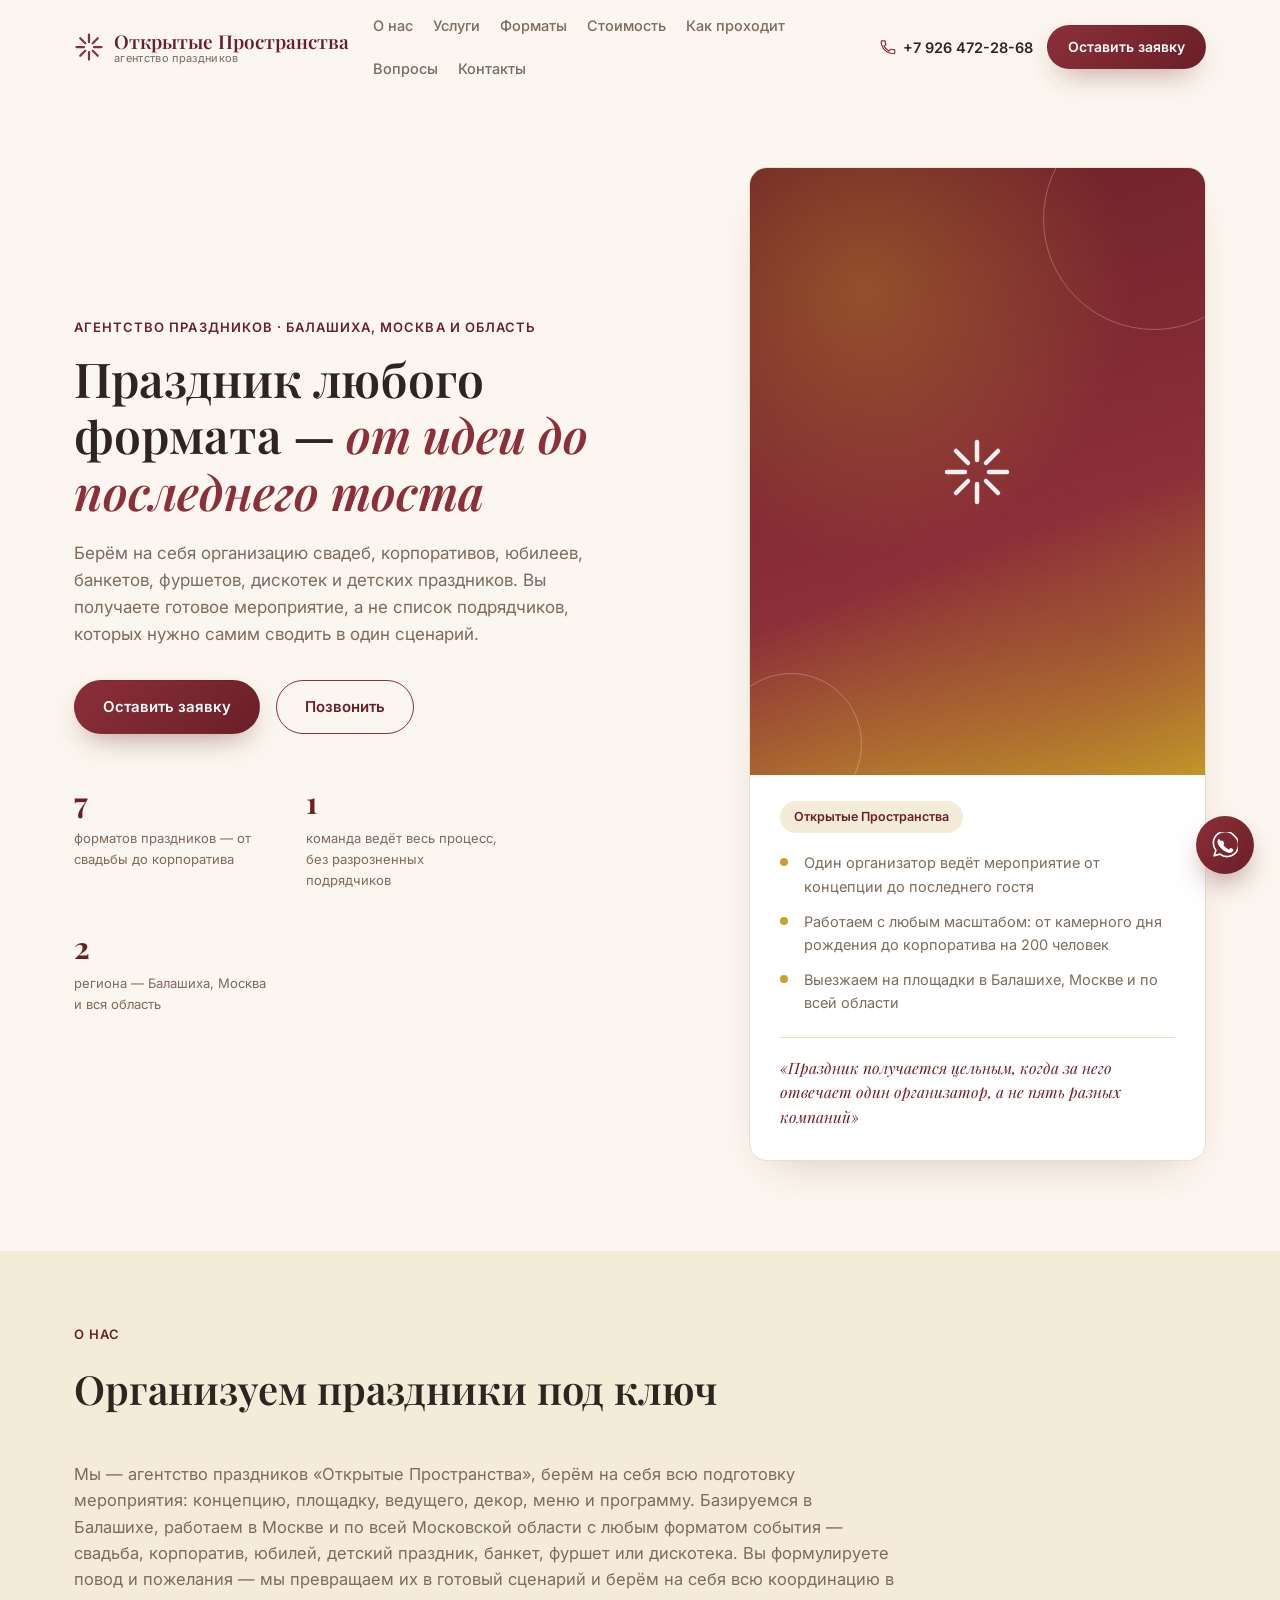
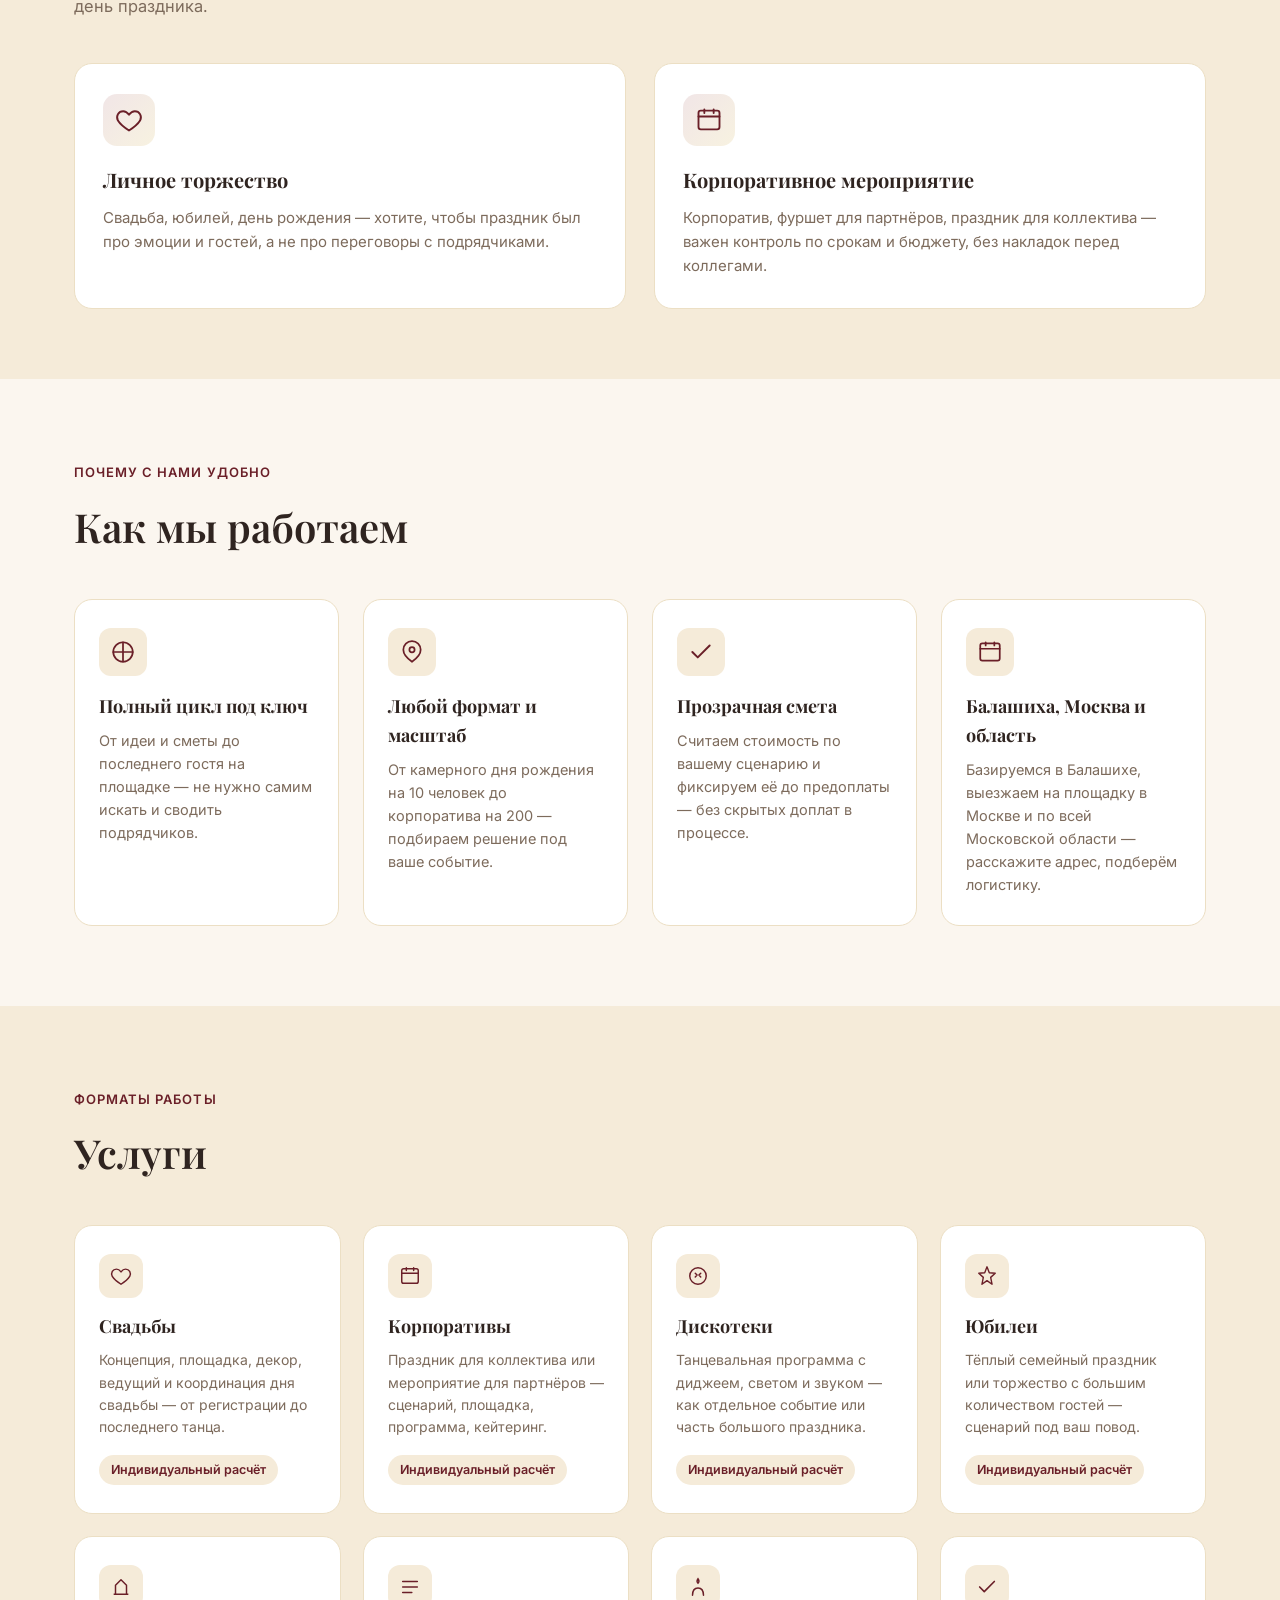
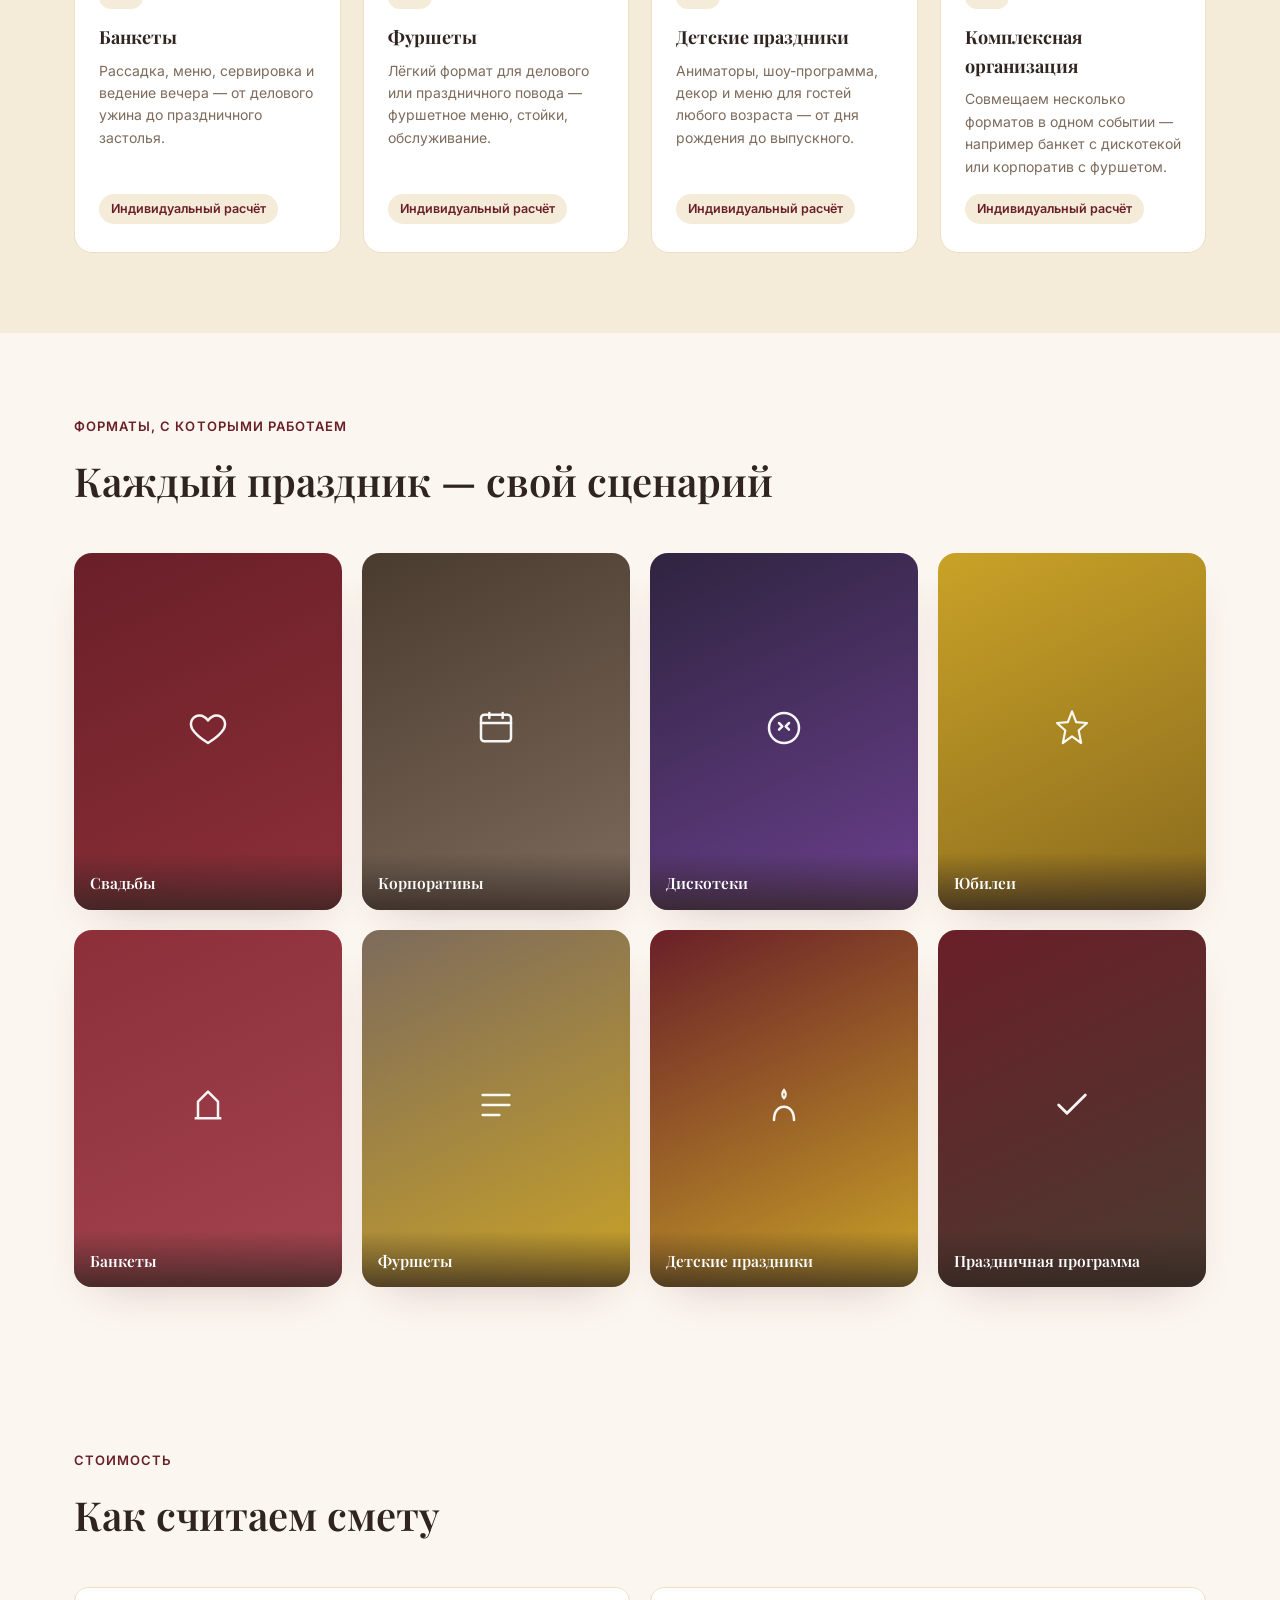
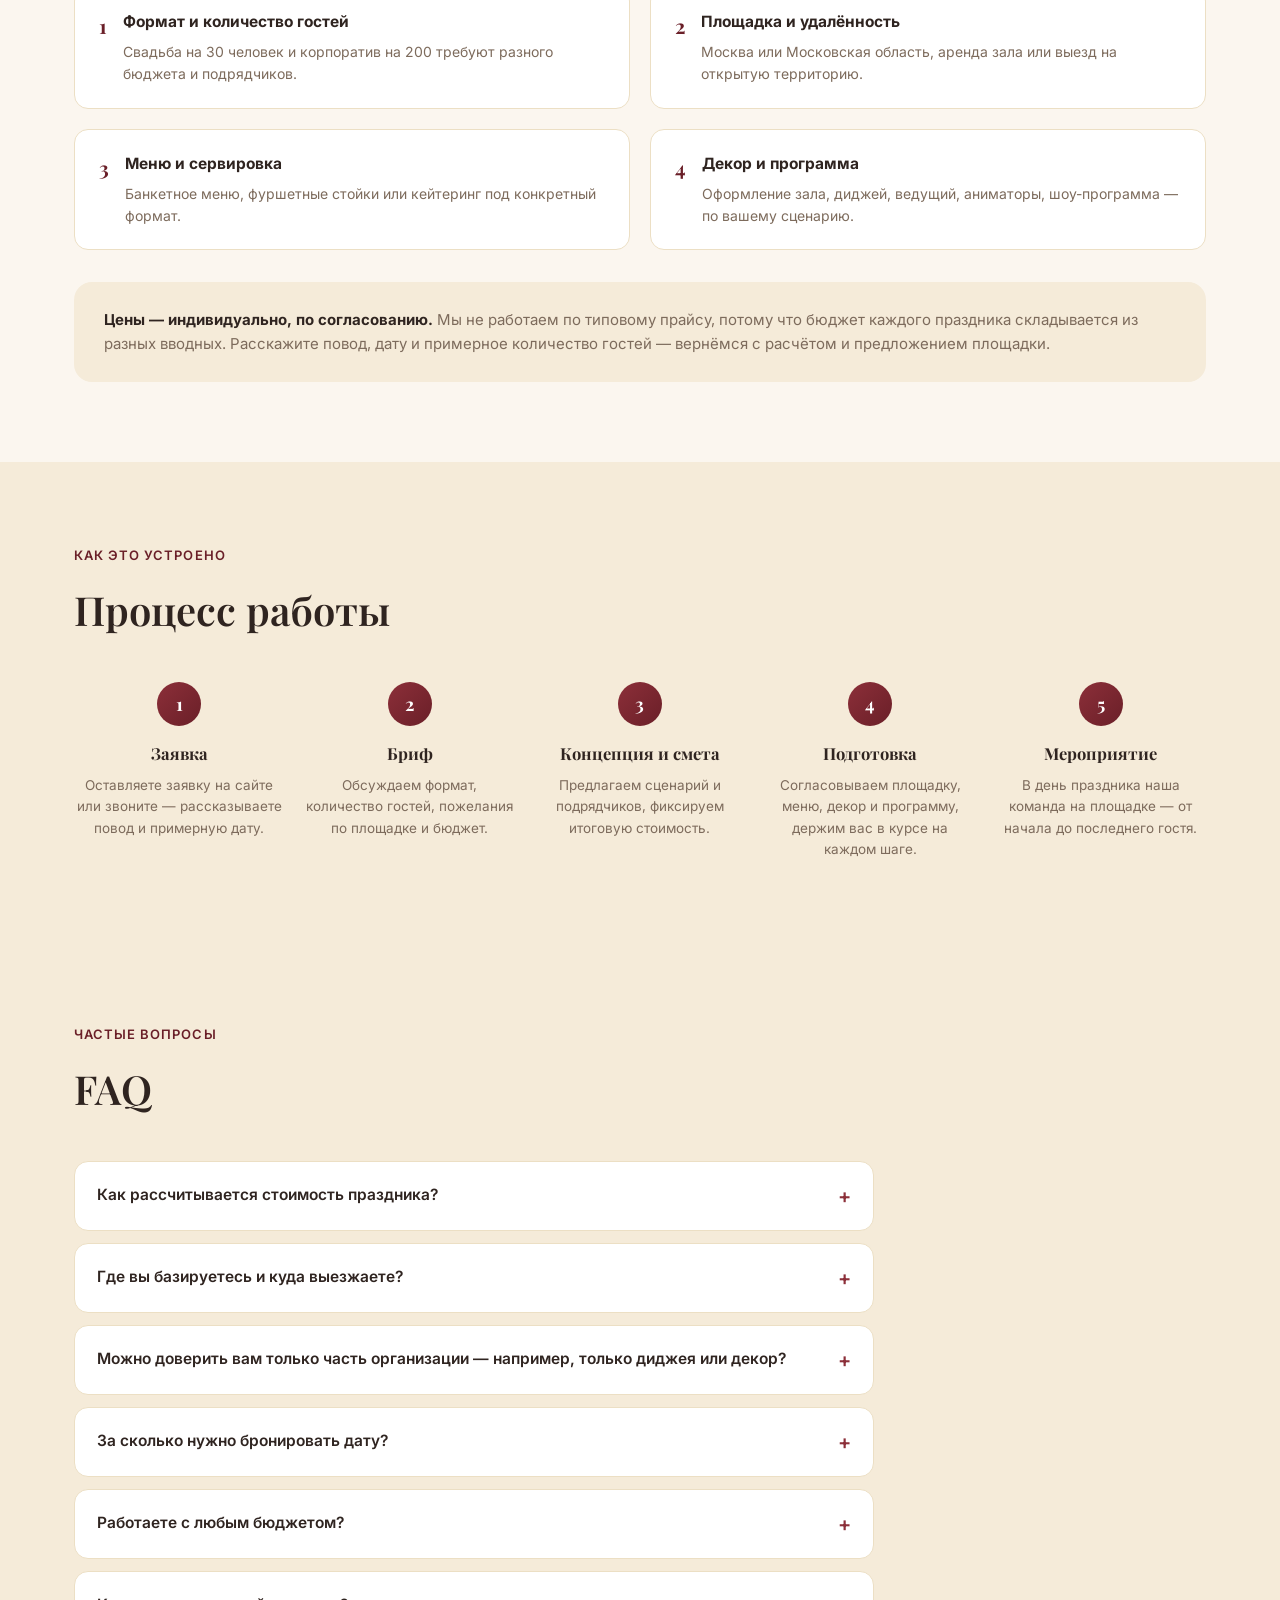
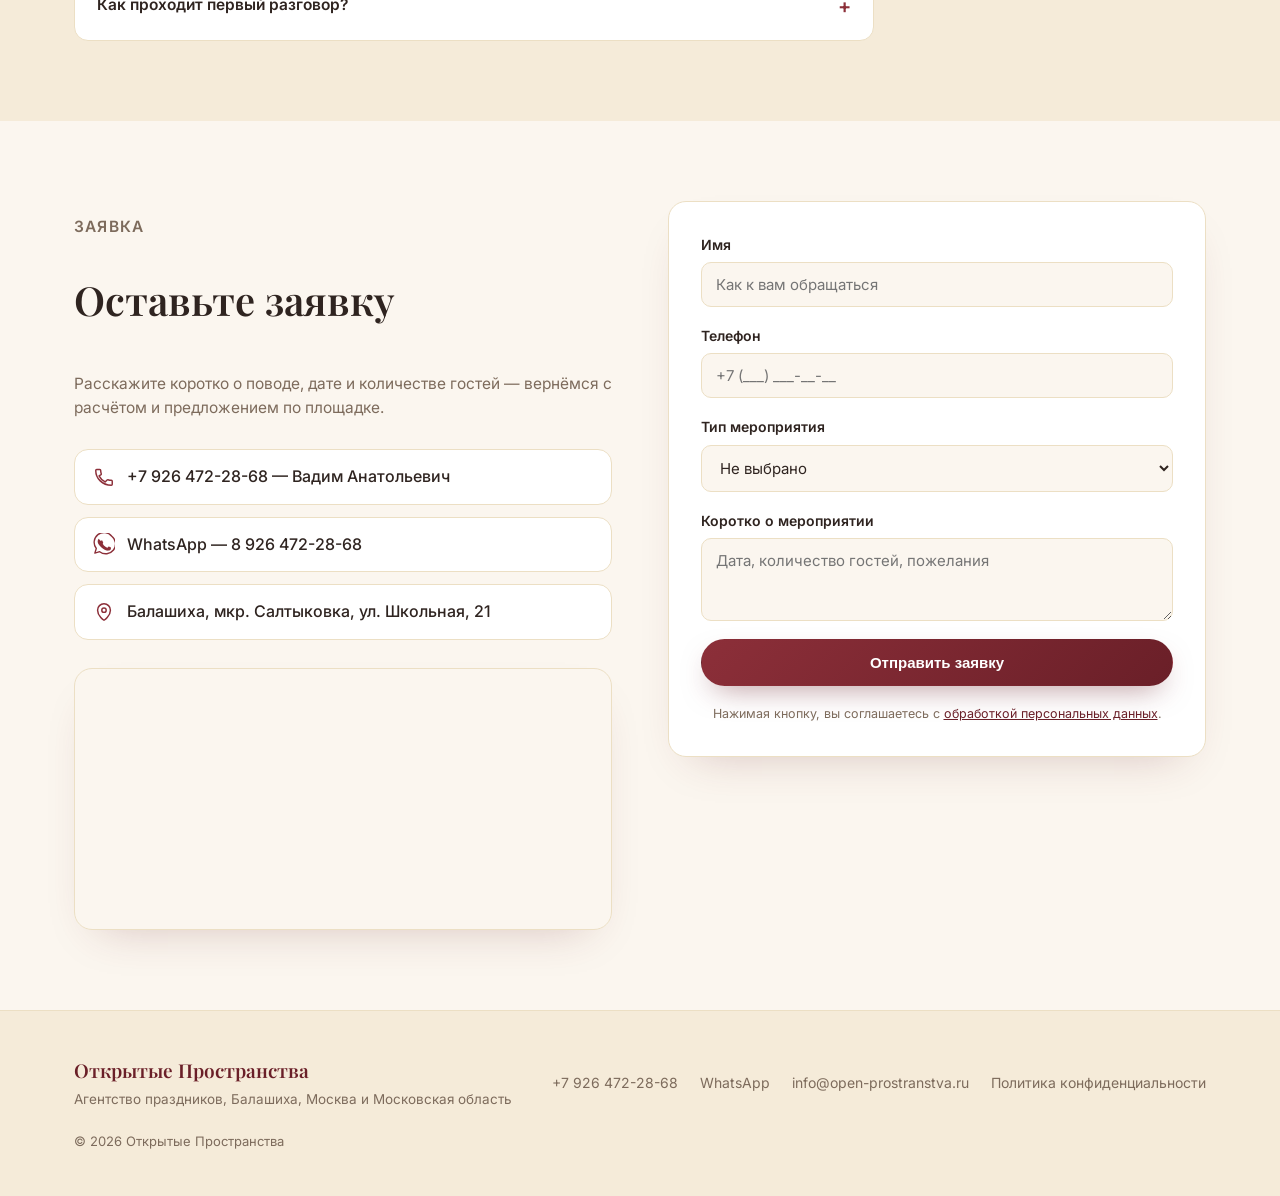
<file: index.html>
<!DOCTYPE html>
<html lang="ru">
<head>
<meta charset="UTF-8">
<meta name="viewport" content="width=device-width, initial-scale=1.0">
<title>Открытые Пространства — агентство праздников в Балашихе и МО</title>
<meta name="description" content="Организация свадеб, корпоративов, юбилеев, банкетов, фуршетов, дискотек и детских праздников под ключ. Балашиха, Москва и Московская область. Одна команда ведёт мероприятие от идеи до последнего гостя.">
<link rel="preconnect" href="https://fonts.googleapis.com">
<link rel="preconnect" href="https://fonts.gstatic.com" crossorigin>
<link href="https://fonts.googleapis.com/css2?family=Playfair+Display:wght@500;600;700&family=Inter:wght@400;500;600;700;800&display=swap" rel="stylesheet">
<link rel="stylesheet" href="styles.css">
</head>
<body>

<header class="header" id="header">
  <div class="container header__inner">
    <a href="#top" class="logo">
      <svg class="logo__icon" width="30" height="30" viewBox="0 0 24 24" fill="none"><path d="M12 2v6M12 16v6M2 12h6M16 12h6M5 5l4 4M15 15l4 4M19 5l-4 4M9 15l-4 4" stroke="currentColor" stroke-width="1.8" stroke-linecap="round"/></svg>
      <span class="logo__text">
        <span class="logo__main">Открытые Пространства</span>
        <span class="logo__suffix">агентство праздников</span>
      </span>
    </a>
    <nav class="nav" id="nav">
      <a href="#about">О нас</a>
      <a href="#services">Услуги</a>
      <a href="#formats">Форматы</a>
      <a href="#price">Стоимость</a>
      <a href="#process">Как проходит</a>
      <a href="#faq">Вопросы</a>
      <a href="#contact">Контакты</a>
    </nav>
    <div class="header__actions">
      <a href="tel:+79264722868" class="header__phone">
        <svg width="18" height="18" viewBox="0 0 24 24" fill="none"><path d="M6.6 10.8c1.4 2.8 3.8 5.1 6.6 6.6l2.2-2.2c.3-.3.7-.4 1-.2 1.1.4 2.3.6 3.6.6.6 0 1 .4 1 1V20c0 .6-.4 1-1 1C10.3 21 3 13.7 3 4.8c0-.6.4-1 1-1h3.4c.6 0 1 .4 1 1 0 1.3.2 2.5.6 3.6.1.4 0 .8-.2 1L6.6 10.8Z" stroke="currentColor" stroke-width="1.6" stroke-linejoin="round"/></svg>
        <span>+7 926 472-28-68</span>
      </a>
      <a href="#form" class="btn btn--primary btn--sm">Оставить заявку</a>
    </div>
    <button class="burger" id="burger" aria-label="Меню">
      <span></span><span></span><span></span>
    </button>
  </div>
</header>

<main id="top">

  <!-- HERO -->
  <section class="hero">
    <div class="container hero__inner">
      <div class="hero__content">
        <p class="eyebrow">Агентство праздников · Балашиха, Москва и область</p>
        <h1>Праздник любого формата — <span>от идеи до последнего тоста</span></h1>
        <p class="hero__lead">Берём на себя организацию свадеб, корпоративов, юбилеев, банкетов, фуршетов, дискотек и детских праздников. Вы получаете готовое мероприятие, а не список подрядчиков, которых нужно самим сводить в один сценарий.</p>
        <div class="hero__cta">
          <a href="#form" class="btn btn--primary">Оставить заявку</a>
          <a href="tel:+79264722868" class="btn btn--ghost">Позвонить</a>
        </div>
        <div class="hero__stats">
          <div class="stat">
            <span class="stat__num">7</span>
            <span class="stat__label">форматов праздников — от свадьбы до корпоратива</span>
          </div>
          <div class="stat">
            <span class="stat__num">1</span>
            <span class="stat__label">команда ведёт весь процесс, без разрозненных подрядчиков</span>
          </div>
          <div class="stat">
            <span class="stat__num">2</span>
            <span class="stat__label">региона — Балашиха, Москва и вся область</span>
          </div>
        </div>
      </div>
      <div class="hero__card">
        <div class="hero__card-art">
          <svg width="72" height="72" viewBox="0 0 24 24" fill="none"><path d="M12 2v6M12 16v6M2 12h6M16 12h6M5 5l4 4M15 15l4 4M19 5l-4 4M9 15l-4 4" stroke="currentColor" stroke-width="1.5" stroke-linecap="round"/></svg>
        </div>
        <div class="hero__card-body">
          <div class="hero__card-badge">Открытые Пространства</div>
          <ul class="hero__card-list">
            <li>Один организатор ведёт мероприятие от концепции до последнего гостя</li>
            <li>Работаем с любым масштабом: от камерного дня рождения до корпоратива на 200 человек</li>
            <li>Выезжаем на площадки в Балашихе, Москве и по всей области</li>
          </ul>
          <div class="hero__card-quote">«Праздник получается цельным, когда за него отвечает один организатор, а не пять разных компаний»</div>
        </div>
      </div>
    </div>
  </section>

  <!-- О НАС -->
  <section class="about" id="about">
    <div class="container">
      <p class="section-eyebrow">О нас</p>
      <h2 class="section-title">Организуем праздники под ключ</h2>
      <p class="about__text">Мы — агентство праздников «Открытые Пространства», берём на себя всю подготовку мероприятия: концепцию, площадку, ведущего, декор, меню и программу. Базируемся в Балашихе, работаем в Москве и по всей Московской области с любым форматом события — свадьба, корпоратив, юбилей, детский праздник, банкет, фуршет или дискотека. Вы формулируете повод и пожелания — мы превращаем их в готовый сценарий и берём на себя всю координацию в день праздника.</p>

      <div class="audience">
        <div class="audience__card">
          <div class="audience__icon">
            <svg width="28" height="28" viewBox="0 0 24 24" fill="none"><path d="M12 21s-7-4.35-9.5-8.5C.5 8.5 3 4.5 7 4.5c2 0 3.5 1 5 3 1.5-2 3-3 5-3 4 0 6.5 4 4.5 8-2.5 4.15-9.5 8.5-9.5 8.5z" stroke="currentColor" stroke-width="1.6" stroke-linejoin="round"/></svg>
          </div>
          <h3>Личное торжество</h3>
          <p>Свадьба, юбилей, день рождения — хотите, чтобы праздник был про эмоции и гостей, а не про переговоры с подрядчиками.</p>
        </div>
        <div class="audience__card">
          <div class="audience__icon">
            <svg width="28" height="28" viewBox="0 0 24 24" fill="none"><rect x="3" y="4" width="18" height="16" rx="2" stroke="currentColor" stroke-width="1.6"/><path d="M3 9h18M8 3v3M16 3v3" stroke="currentColor" stroke-width="1.6" stroke-linecap="round"/></svg>
          </div>
          <h3>Корпоративное мероприятие</h3>
          <p>Корпоратив, фуршет для партнёров, праздник для коллектива — важен контроль по срокам и бюджету, без накладок перед коллегами.</p>
        </div>
      </div>
    </div>
  </section>

  <!-- ПРЕИМУЩЕСТВА -->
  <section class="principles">
    <div class="container">
      <p class="section-eyebrow">Почему с нами удобно</p>
      <h2 class="section-title">Как мы работаем</h2>
      <div class="grid-4">
        <div class="principle">
          <div class="principle__icon">
            <svg width="26" height="26" viewBox="0 0 24 24" fill="none"><path d="M12 3v18M3 12h18" stroke="currentColor" stroke-width="1.6" stroke-linecap="round"/><circle cx="12" cy="12" r="9" stroke="currentColor" stroke-width="1.6"/></svg>
          </div>
          <h3>Полный цикл под ключ</h3>
          <p>От идеи и сметы до последнего гостя на площадке — не нужно самим искать и сводить подрядчиков.</p>
        </div>
        <div class="principle">
          <div class="principle__icon">
            <svg width="26" height="26" viewBox="0 0 24 24" fill="none"><path d="M12 21c4.97-3.4 8-7.03 8-11a8 8 0 10-16 0c0 3.97 3.03 7.6 8 11z" stroke="currentColor" stroke-width="1.6" stroke-linejoin="round"/><circle cx="12" cy="10" r="2.4" stroke="currentColor" stroke-width="1.6"/></svg>
          </div>
          <h3>Любой формат и масштаб</h3>
          <p>От камерного дня рождения на 10 человек до корпоратива на 200 — подбираем решение под ваше событие.</p>
        </div>
        <div class="principle">
          <div class="principle__icon">
            <svg width="26" height="26" viewBox="0 0 24 24" fill="none"><path d="M4 12l5 5L20 6" stroke="currentColor" stroke-width="1.8" stroke-linecap="round" stroke-linejoin="round"/></svg>
          </div>
          <h3>Прозрачная смета</h3>
          <p>Считаем стоимость по вашему сценарию и фиксируем её до предоплаты — без скрытых доплат в процессе.</p>
        </div>
        <div class="principle">
          <div class="principle__icon">
            <svg width="26" height="26" viewBox="0 0 24 24" fill="none"><rect x="3" y="4" width="18" height="16" rx="2" stroke="currentColor" stroke-width="1.6"/><path d="M3 9h18M8 3v3M16 3v3" stroke="currentColor" stroke-width="1.6" stroke-linecap="round"/></svg>
          </div>
          <h3>Балашиха, Москва и область</h3>
          <p>Базируемся в Балашихе, выезжаем на площадку в Москве и по всей Московской области — расскажите адрес, подберём логистику.</p>
        </div>
      </div>
    </div>
  </section>

  <!-- УСЛУГИ -->
  <section class="services" id="services">
    <div class="container">
      <p class="section-eyebrow">Форматы работы</p>
      <h2 class="section-title">Услуги</h2>
      <div class="grid-services">
        <div class="service">
          <div class="service__icon"><svg width="22" height="22" viewBox="0 0 24 24" fill="none"><path d="M12 21s-7-4.35-9.5-8.5C.5 8.5 3 4.5 7 4.5c2 0 3.5 1 5 3 1.5-2 3-3 5-3 4 0 6.5 4 4.5 8-2.5 4.15-9.5 8.5-9.5 8.5z" stroke="currentColor" stroke-width="1.6" stroke-linejoin="round"/></svg></div>
          <h3>Свадьбы</h3>
          <p>Концепция, площадка, декор, ведущий и координация дня свадьбы — от регистрации до последнего танца.</p>
          <span class="service__tag">Индивидуальный расчёт</span>
        </div>
        <div class="service">
          <div class="service__icon"><svg width="22" height="22" viewBox="0 0 24 24" fill="none"><rect x="3" y="4" width="18" height="16" rx="2" stroke="currentColor" stroke-width="1.6"/><path d="M3 9h18M8 3v3M16 3v3" stroke="currentColor" stroke-width="1.6" stroke-linecap="round"/></svg></div>
          <h3>Корпоративы</h3>
          <p>Праздник для коллектива или мероприятие для партнёров — сценарий, площадка, программа, кейтеринг.</p>
          <span class="service__tag">Индивидуальный расчёт</span>
        </div>
        <div class="service">
          <div class="service__icon"><svg width="22" height="22" viewBox="0 0 24 24" fill="none"><circle cx="12" cy="12" r="9" stroke="currentColor" stroke-width="1.6"/><path d="M9 9l2 2-2 2M15 9l-2 2 2 2" stroke="currentColor" stroke-width="1.6" stroke-linecap="round" stroke-linejoin="round"/></svg></div>
          <h3>Дискотеки</h3>
          <p>Танцевальная программа с диджеем, светом и звуком — как отдельное событие или часть большого праздника.</p>
          <span class="service__tag">Индивидуальный расчёт</span>
        </div>
        <div class="service">
          <div class="service__icon"><svg width="22" height="22" viewBox="0 0 24 24" fill="none"><path d="M12 2l2.5 6.5L21 9l-5 4.5L17.5 21 12 17l-5.5 4L8 13.5 3 9l6.5-.5L12 2Z" stroke="currentColor" stroke-width="1.5" stroke-linejoin="round"/></svg></div>
          <h3>Юбилеи</h3>
          <p>Тёплый семейный праздник или торжество с большим количеством гостей — сценарий под ваш повод.</p>
          <span class="service__tag">Индивидуальный расчёт</span>
        </div>
        <div class="service">
          <div class="service__icon"><svg width="22" height="22" viewBox="0 0 24 24" fill="none"><path d="M4 20h16M6 20V10l6-6 6 6v10" stroke="currentColor" stroke-width="1.6" stroke-linejoin="round"/></svg></div>
          <h3>Банкеты</h3>
          <p>Рассадка, меню, сервировка и ведение вечера — от делового ужина до праздничного застолья.</p>
          <span class="service__tag">Индивидуальный расчёт</span>
        </div>
        <div class="service">
          <div class="service__icon"><svg width="22" height="22" viewBox="0 0 24 24" fill="none"><path d="M4 6h16M4 12h16M4 18h10" stroke="currentColor" stroke-width="1.6" stroke-linecap="round"/></svg></div>
          <h3>Фуршеты</h3>
          <p>Лёгкий формат для делового или праздничного повода — фуршетное меню, стойки, обслуживание.</p>
          <span class="service__tag">Индивидуальный расчёт</span>
        </div>
        <div class="service">
          <div class="service__icon"><svg width="22" height="22" viewBox="0 0 24 24" fill="none"><path d="M12 3c1.5 2 1.5 3.5 0 5-1.5-1.5-1.5-3 0-5Z" stroke="currentColor" stroke-width="1.5"/><path d="M6 21c0-5 2.5-8 6-8s6 3 6 8" stroke="currentColor" stroke-width="1.6" stroke-linecap="round"/></svg></div>
          <h3>Детские праздники</h3>
          <p>Аниматоры, шоу-программа, декор и меню для гостей любого возраста — от дня рождения до выпускного.</p>
          <span class="service__tag">Индивидуальный расчёт</span>
        </div>
        <div class="service">
          <div class="service__icon"><svg width="22" height="22" viewBox="0 0 24 24" fill="none"><path d="M4 12l5 5L20 6" stroke="currentColor" stroke-width="1.8" stroke-linecap="round" stroke-linejoin="round"/></svg></div>
          <h3>Комплексная организация</h3>
          <p>Совмещаем несколько форматов в одном событии — например банкет с дискотекой или корпоратив с фуршетом.</p>
          <span class="service__tag">Индивидуальный расчёт</span>
        </div>
      </div>
    </div>
  </section>

  <!-- ФОРМАТЫ (галерея) -->
  <section class="formats" id="formats">
    <div class="container">
      <p class="section-eyebrow">Форматы, с которыми работаем</p>
      <h2 class="section-title">Каждый праздник — свой сценарий</h2>
      <div class="formats__grid">
        <div class="format-card format-card--1">
          <span class="format-card__icon"><svg width="40" height="40" viewBox="0 0 24 24" fill="none"><path d="M12 21s-7-4.35-9.5-8.5C.5 8.5 3 4.5 7 4.5c2 0 3.5 1 5 3 1.5-2 3-3 5-3 4 0 6.5 4 4.5 8-2.5 4.15-9.5 8.5-9.5 8.5z" stroke="currentColor" stroke-width="1.5" stroke-linejoin="round"/></svg></span>
          <span class="format-card__label">Свадьбы</span>
        </div>
        <div class="format-card format-card--2">
          <span class="format-card__icon"><svg width="40" height="40" viewBox="0 0 24 24" fill="none"><rect x="3" y="4" width="18" height="16" rx="2" stroke="currentColor" stroke-width="1.5"/><path d="M3 9h18M8 3v3M16 3v3" stroke="currentColor" stroke-width="1.5" stroke-linecap="round"/></svg></span>
          <span class="format-card__label">Корпоративы</span>
        </div>
        <div class="format-card format-card--3">
          <span class="format-card__icon"><svg width="40" height="40" viewBox="0 0 24 24" fill="none"><circle cx="12" cy="12" r="9" stroke="currentColor" stroke-width="1.5"/><path d="M9 9l2 2-2 2M15 9l-2 2 2 2" stroke="currentColor" stroke-width="1.5" stroke-linecap="round" stroke-linejoin="round"/></svg></span>
          <span class="format-card__label">Дискотеки</span>
        </div>
        <div class="format-card format-card--4">
          <span class="format-card__icon"><svg width="40" height="40" viewBox="0 0 24 24" fill="none"><path d="M12 2l2.5 6.5L21 9l-5 4.5L17.5 21 12 17l-5.5 4L8 13.5 3 9l6.5-.5L12 2Z" stroke="currentColor" stroke-width="1.3" stroke-linejoin="round"/></svg></span>
          <span class="format-card__label">Юбилеи</span>
        </div>
        <div class="format-card format-card--5">
          <span class="format-card__icon"><svg width="40" height="40" viewBox="0 0 24 24" fill="none"><path d="M4 20h16M6 20V10l6-6 6 6v10" stroke="currentColor" stroke-width="1.5" stroke-linejoin="round"/></svg></span>
          <span class="format-card__label">Банкеты</span>
        </div>
        <div class="format-card format-card--6">
          <span class="format-card__icon"><svg width="40" height="40" viewBox="0 0 24 24" fill="none"><path d="M4 6h16M4 12h16M4 18h10" stroke="currentColor" stroke-width="1.5" stroke-linecap="round"/></svg></span>
          <span class="format-card__label">Фуршеты</span>
        </div>
        <div class="format-card format-card--7">
          <span class="format-card__icon"><svg width="40" height="40" viewBox="0 0 24 24" fill="none"><path d="M12 3c1.5 2 1.5 3.5 0 5-1.5-1.5-1.5-3 0-5Z" stroke="currentColor" stroke-width="1.3"/><path d="M6 21c0-5 2.5-8 6-8s6 3 6 8" stroke="currentColor" stroke-width="1.5" stroke-linecap="round"/></svg></span>
          <span class="format-card__label">Детские праздники</span>
        </div>
        <div class="format-card format-card--8">
          <span class="format-card__icon"><svg width="40" height="40" viewBox="0 0 24 24" fill="none"><path d="M4 12l5 5L20 6" stroke="currentColor" stroke-width="1.7" stroke-linecap="round" stroke-linejoin="round"/></svg></span>
          <span class="format-card__label">Праздничная программа</span>
        </div>
      </div>
    </div>
  </section>

  <!-- СТОИМОСТЬ -->
  <section class="price" id="price">
    <div class="container">
      <p class="section-eyebrow">Стоимость</p>
      <h2 class="section-title">Как считаем смету</h2>
      <div class="price__factors">
        <div class="price__factor">
          <span class="price__factor-num">1</span>
          <div><h3>Формат и количество гостей</h3><p>Свадьба на 30 человек и корпоратив на 200 требуют разного бюджета и подрядчиков.</p></div>
        </div>
        <div class="price__factor">
          <span class="price__factor-num">2</span>
          <div><h3>Площадка и удалённость</h3><p>Москва или Московская область, аренда зала или выезд на открытую территорию.</p></div>
        </div>
        <div class="price__factor">
          <span class="price__factor-num">3</span>
          <div><h3>Меню и сервировка</h3><p>Банкетное меню, фуршетные стойки или кейтеринг под конкретный формат.</p></div>
        </div>
        <div class="price__factor">
          <span class="price__factor-num">4</span>
          <div><h3>Декор и программа</h3><p>Оформление зала, диджей, ведущий, аниматоры, шоу-программа — по вашему сценарию.</p></div>
        </div>
      </div>
      <p class="price__note"><strong>Цены — индивидуально, по согласованию.</strong> Мы не работаем по типовому прайсу, потому что бюджет каждого праздника складывается из разных вводных. Расскажите повод, дату и примерное количество гостей — вернёмся с расчётом и предложением площадки.</p>
    </div>
  </section>

  <!-- ПРОЦЕСС -->
  <section class="process" id="process">
    <div class="container">
      <p class="section-eyebrow">Как это устроено</p>
      <h2 class="section-title">Процесс работы</h2>
      <div class="steps">
        <div class="step">
          <div class="step__num">1</div>
          <h3>Заявка</h3>
          <p>Оставляете заявку на сайте или звоните — рассказываете повод и примерную дату.</p>
        </div>
        <div class="step">
          <div class="step__num">2</div>
          <h3>Бриф</h3>
          <p>Обсуждаем формат, количество гостей, пожелания по площадке и бюджет.</p>
        </div>
        <div class="step">
          <div class="step__num">3</div>
          <h3>Концепция и смета</h3>
          <p>Предлагаем сценарий и подрядчиков, фиксируем итоговую стоимость.</p>
        </div>
        <div class="step">
          <div class="step__num">4</div>
          <h3>Подготовка</h3>
          <p>Согласовываем площадку, меню, декор и программу, держим вас в курсе на каждом шаге.</p>
        </div>
        <div class="step">
          <div class="step__num">5</div>
          <h3>Мероприятие</h3>
          <p>В день праздника наша команда на площадке — от начала до последнего гостя.</p>
        </div>
      </div>
    </div>
  </section>

  <!-- FAQ -->
  <section class="faq" id="faq">
    <div class="container">
      <p class="section-eyebrow">Частые вопросы</p>
      <h2 class="section-title">FAQ</h2>
      <div class="faq__list">
        <details class="faq__item">
          <summary>Как рассчитывается стоимость праздника?</summary>
          <p>Смета складывается из формата и числа гостей, площадки, меню, декора и программы. Фиксированного прайса нет — присылаем расчёт после короткого брифа по вашему событию.</p>
        </details>
        <details class="faq__item">
          <summary>Где вы базируетесь и куда выезжаете?</summary>
          <p>Базируемся в Балашихе, выезжаем в Москву и по всей Московской области. Расскажите адрес площадки — учтём логистику в расчёте.</p>
        </details>
        <details class="faq__item">
          <summary>Можно доверить вам только часть организации — например, только диджея или декор?</summary>
          <p>Да. Берём мероприятие под ключ целиком или закрываем отдельные задачи — обсуждаем на этапе брифа.</p>
        </details>
        <details class="faq__item">
          <summary>За сколько нужно бронировать дату?</summary>
          <p>Чем раньше, тем больше выбор площадок и подрядчиков, особенно в сезон свадеб и корпоративов. Но обсуждаем и более сжатые сроки — зависит от формата.</p>
        </details>
        <details class="faq__item">
          <summary>Работаете с любым бюджетом?</summary>
          <p>Подбираем решение под ваш бюджет и формат — от камерного праздника до мероприятия на большое количество гостей.</p>
        </details>
        <details class="faq__item">
          <summary>Как проходит первый разговор?</summary>
          <p>Обсуждаем повод, дату, количество гостей и пожелания. После этого готовим концепцию и смету — без обязательств с вашей стороны.</p>
        </details>
      </div>
    </div>
  </section>

  <!-- ФОРМА -->
  <section class="form-section" id="form">
    <div class="container form-section__inner">
      <div class="form-section__text">
        <p class="section-eyebrow">Заявка</p>
        <h2 class="section-title">Оставьте заявку</h2>
        <p>Расскажите коротко о поводе, дате и количестве гостей — вернёмся с расчётом и предложением по площадке.</p>
        <div class="form-section__contacts">
          <a href="tel:+79264722868" class="contact-card">
            <svg width="22" height="22" viewBox="0 0 24 24" fill="none"><path d="M6.6 10.8c1.4 2.8 3.8 5.1 6.6 6.6l2.2-2.2c.3-.3.7-.4 1-.2 1.1.4 2.3.6 3.6.6.6 0 1 .4 1 1V20c0 .6-.4 1-1 1C10.3 21 3 13.7 3 4.8c0-.6.4-1 1-1h3.4c.6 0 1 .4 1 1 0 1.3.2 2.5.6 3.6.1.4 0 .8-.2 1L6.6 10.8Z" stroke="currentColor" stroke-width="1.6" stroke-linejoin="round"/></svg>
            <span>+7 926 472-28-68 — Вадим Анатольевич</span>
          </a>
          <a href="https://wa.me/79264722868" target="_blank" rel="noopener" class="contact-card">
            <svg width="22" height="22" viewBox="0 0 24 24" fill="none"><path d="M20.5 3.5A10.5 10.5 0 0 0 3.6 16.9L2 22l5.3-1.6A10.5 10.5 0 1 0 20.5 3.5Z" stroke="currentColor" stroke-width="1.5" stroke-linejoin="round"/><path d="M8.3 8.6c.2-.5.5-.5.8-.5h.6c.2 0 .5 0 .7.5.2.5.7 1.7.7 1.8.1.2.1.3 0 .5-.1.2-.2.3-.3.5-.2.2-.3.3-.1.6.2.3.9 1.4 1.9 2.3 1.3 1.2 2.4 1.5 2.7 1.7.3.2.5.1.6-.1.2-.2.7-.8.9-1 .2-.2.4-.2.6-.1l1.7.8c.2.1.4.2.5.3.1.2.1.9-.2 1.7-.3.8-1.6 1.5-2.3 1.6-.6.1-1.4.1-2.2-.1-.5-.2-1.2-.4-2.1-.8-3.6-1.6-6-5.2-6.2-5.4-.2-.3-1.5-2-1.5-3.7 0-1.8.9-2.6 1.2-3Z" fill="currentColor"/></svg>
            <span>WhatsApp — 8 926 472-28-68</span>
          </a>
          <div class="contact-card contact-card--static">
            <svg width="22" height="22" viewBox="0 0 24 24" fill="none"><path d="M12 21s-7-4.35-7-11a7 7 0 1 1 14 0c0 6.65-7 11-7 11Z" stroke="currentColor" stroke-width="1.6" stroke-linejoin="round"/><circle cx="12" cy="10" r="2.4" stroke="currentColor" stroke-width="1.6"/></svg>
            <span>Балашиха, мкр. Салтыковка, ул. Школьная, 21</span>
          </div>
        </div>
        <div class="map-frame">
          <iframe src="https://yandex.ru/map-widget/v1/?ll=37.928461%2C55.748767&z=15" allowfullscreen></iframe>
        </div>
      </div>
      <form class="form" id="leadForm">
        <input type="text" name="_gotcha" style="display:none" tabindex="-1" autocomplete="off">
        <label>
          <span>Имя</span>
          <input type="text" name="name" placeholder="Как к вам обращаться" required>
        </label>
        <label>
          <span>Телефон</span>
          <input type="tel" name="phone" placeholder="+7 (___) ___-__-__" required>
        </label>
        <label>
          <span>Тип мероприятия</span>
          <select name="event_type">
            <option value="">Не выбрано</option>
            <option value="Свадьба">Свадьба</option>
            <option value="Корпоратив">Корпоратив</option>
            <option value="Юбилей">Юбилей</option>
            <option value="Банкет">Банкет</option>
            <option value="Фуршет">Фуршет</option>
            <option value="Дискотека">Дискотека</option>
            <option value="Детский праздник">Детский праздник</option>
            <option value="Другое">Другое</option>
          </select>
        </label>
        <label>
          <span>Коротко о мероприятии</span>
          <textarea name="comment" rows="3" placeholder="Дата, количество гостей, пожелания"></textarea>
        </label>
        <button type="submit" class="btn btn--primary btn--block">Отправить заявку</button>
        <p class="form__hint">Нажимая кнопку, вы соглашаетесь с <a href="privacy.html">обработкой персональных данных</a>.</p>
      </form>
    </div>
  </section>

</main>

<footer class="footer" id="contact">
  <div class="container footer__inner">
    <div class="footer__brand">
      <span class="logo__main">Открытые Пространства</span>
      <p>Агентство праздников, Балашиха, Москва и Московская область</p>
    </div>
    <div class="footer__links">
      <a href="tel:+79264722868">+7 926 472-28-68</a>
      <a href="https://wa.me/79264722868" target="_blank" rel="noopener">WhatsApp</a>
      <a href="mailto:info@open-prostranstva.ru">info@open-prostranstva.ru</a>
      <a href="privacy.html">Политика конфиденциальности</a>
    </div>
    <div class="footer__copy">
      <span>© <span id="year"></span> Открытые Пространства</span>
    </div>
  </div>
</footer>

<a href="https://wa.me/79264722868" target="_blank" rel="noopener" class="fab" aria-label="Написать в WhatsApp">
  <svg width="26" height="26" viewBox="0 0 24 24" fill="none"><path d="M20.5 3.5A10.5 10.5 0 0 0 3.6 16.9L2 22l5.3-1.6A10.5 10.5 0 1 0 20.5 3.5Z" stroke="currentColor" stroke-width="1.5" stroke-linejoin="round"/><path d="M8.3 8.6c.2-.5.5-.5.8-.5h.6c.2 0 .5 0 .7.5.2.5.7 1.7.7 1.8.1.2.1.3 0 .5-.1.2-.2.3-.3.5-.2.2-.3.3-.1.6.2.3.9 1.4 1.9 2.3 1.3 1.2 2.4 1.5 2.7 1.7.3.2.5.1.6-.1.2-.2.7-.8.9-1 .2-.2.4-.2.6-.1l1.7.8c.2.1.4.2.5.3.1.2.1.9-.2 1.7-.3.8-1.6 1.5-2.3 1.6-.6.1-1.4.1-2.2-.1-.5-.2-1.2-.4-2.1-.8-3.6-1.6-6-5.2-6.2-5.4-.2-.3-1.5-2-1.5-3.7 0-1.8.9-2.6 1.2-3Z" fill="currentColor"/></svg>
</a>

<script src="script.js"></script>
</body>
</html>
</file>
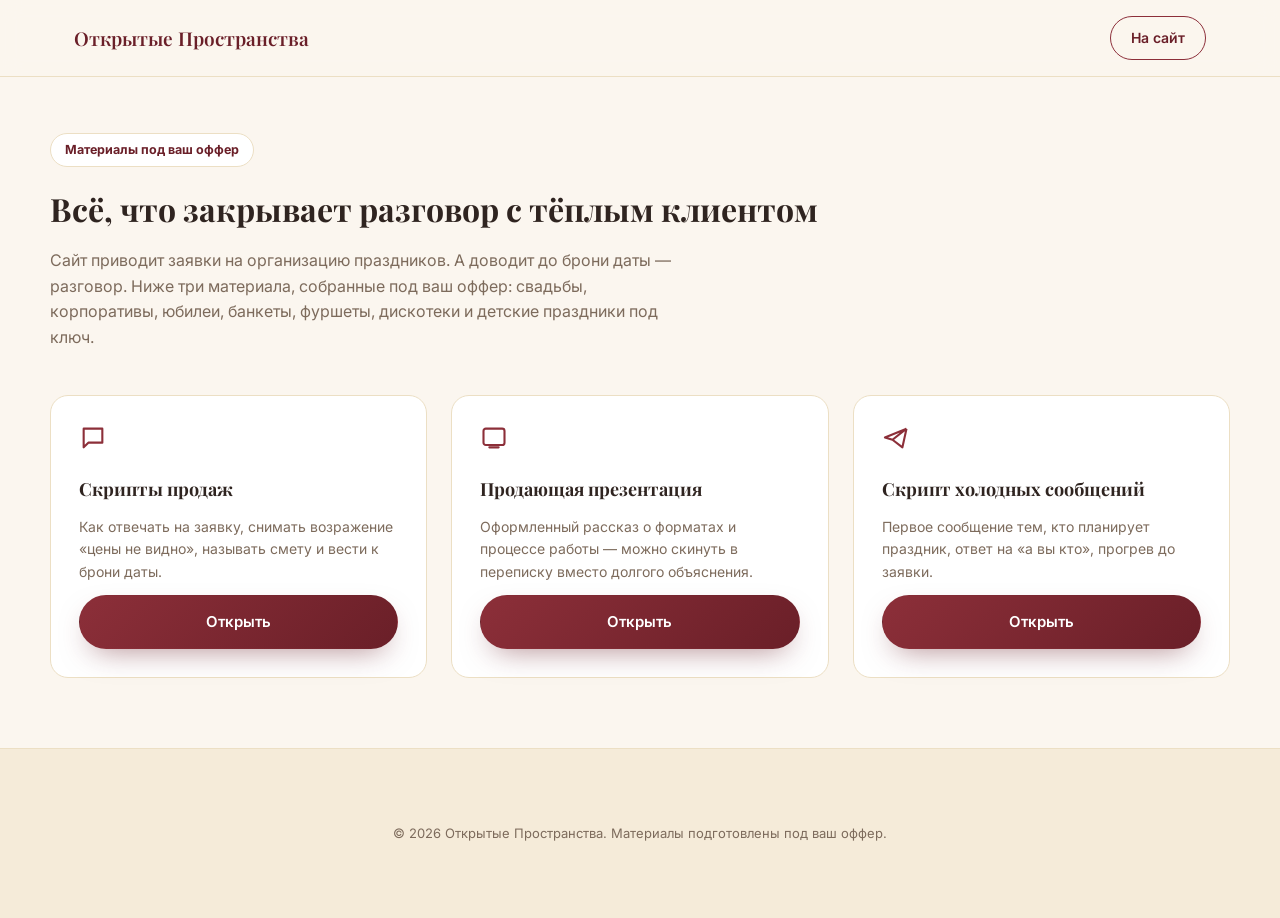
<file: materials.html>
<!DOCTYPE html>
<html lang="ru">
<head>
<meta charset="UTF-8">
<meta name="viewport" content="width=device-width, initial-scale=1.0">
<title>Материалы под ваш оффер — Открытые Пространства</title>
<link rel="preconnect" href="https://fonts.googleapis.com">
<link rel="preconnect" href="https://fonts.gstatic.com" crossorigin>
<link href="https://fonts.googleapis.com/css2?family=Playfair+Display:wght@500;600;700&family=Inter:wght@400;500;600;700;800&display=swap" rel="stylesheet">
<link rel="stylesheet" href="styles.css">
</head>
<body>

<header class="doc-header">
  <div class="container doc-bar">
    <a href="index.html" class="logo__main">Открытые Пространства</a>
    <div class="doc-bar__actions">
      <a href="index.html" class="btn btn--ghost btn--sm">На сайт</a>
    </div>
  </div>
</header>

<main class="container doc-hero">
  <span class="tag">Материалы под ваш оффер</span>
  <h1>Всё, что закрывает разговор с тёплым клиентом</h1>
  <p>Сайт приводит заявки на организацию праздников. А доводит до брони даты — разговор. Ниже три материала, собранные под ваш оффер: свадьбы, корпоративы, юбилеи, банкеты, фуршеты, дискотеки и детские праздники под ключ.</p>
</main>

<section class="container doc-section">
  <div class="material-grid">
    <div class="material-card">
      <div class="material-card__icon"><svg width="28" height="28" viewBox="0 0 24 24" fill="none"><path d="M4 4H20V16H8L4 20V4Z" stroke="currentColor" stroke-width="1.8" stroke-linejoin="round"/></svg></div>
      <h3>Скрипты продаж</h3>
      <p>Как отвечать на заявку, снимать возражение «цены не видно», называть смету и вести к брони даты.</p>
      <a href="scripts.html" class="btn btn--primary btn--block">Открыть</a>
    </div>
    <div class="material-card">
      <div class="material-card__icon"><svg width="28" height="28" viewBox="0 0 24 24" fill="none"><rect x="3" y="4" width="18" height="14" rx="2" stroke="currentColor" stroke-width="1.8"/><path d="M8 20H16" stroke="currentColor" stroke-width="1.8" stroke-linecap="round"/></svg></div>
      <h3>Продающая презентация</h3>
      <p>Оформленный рассказ о форматах и процессе работы — можно скинуть в переписку вместо долгого объяснения.</p>
      <a href="presentation.html" class="btn btn--primary btn--block">Открыть</a>
    </div>
    <div class="material-card">
      <div class="material-card__icon"><svg width="28" height="28" viewBox="0 0 24 24" fill="none"><path d="M21 4L2.5 11.5L9 13.5M21 4L17.5 20L9 13.5M21 4L9 13.5" stroke="currentColor" stroke-width="1.8" stroke-linejoin="round"/></svg></div>
      <h3>Скрипт холодных сообщений</h3>
      <p>Первое сообщение тем, кто планирует праздник, ответ на «а вы кто», прогрев до заявки.</p>
      <a href="outreach.html" class="btn btn--primary btn--block">Открыть</a>
    </div>
  </div>
</section>

<footer class="footer">
  <div class="container footer__bottom">
    <span>© <span id="year"></span> Открытые Пространства. Материалы подготовлены под ваш оффер.</span>
  </div>
</footer>

<script>document.getElementById('year').textContent = new Date().getFullYear();</script>
</body>
</html>
</file>
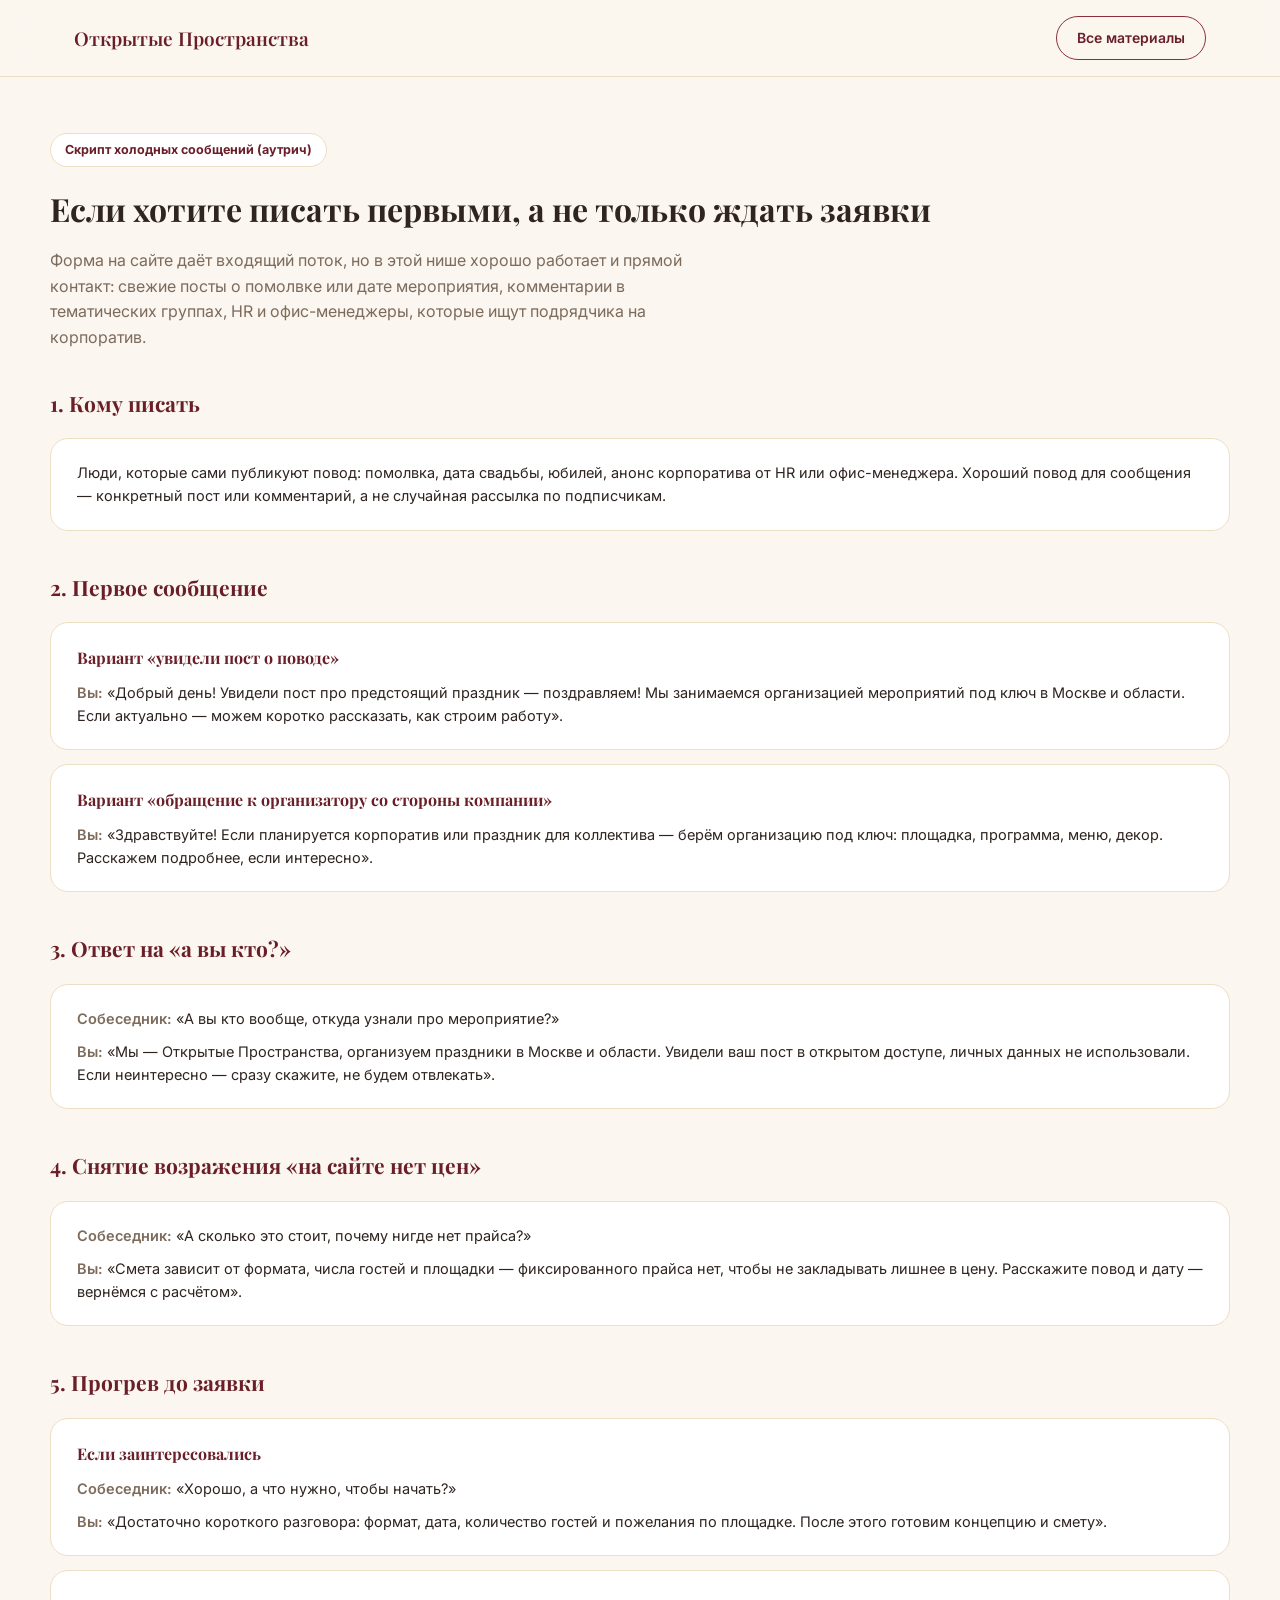
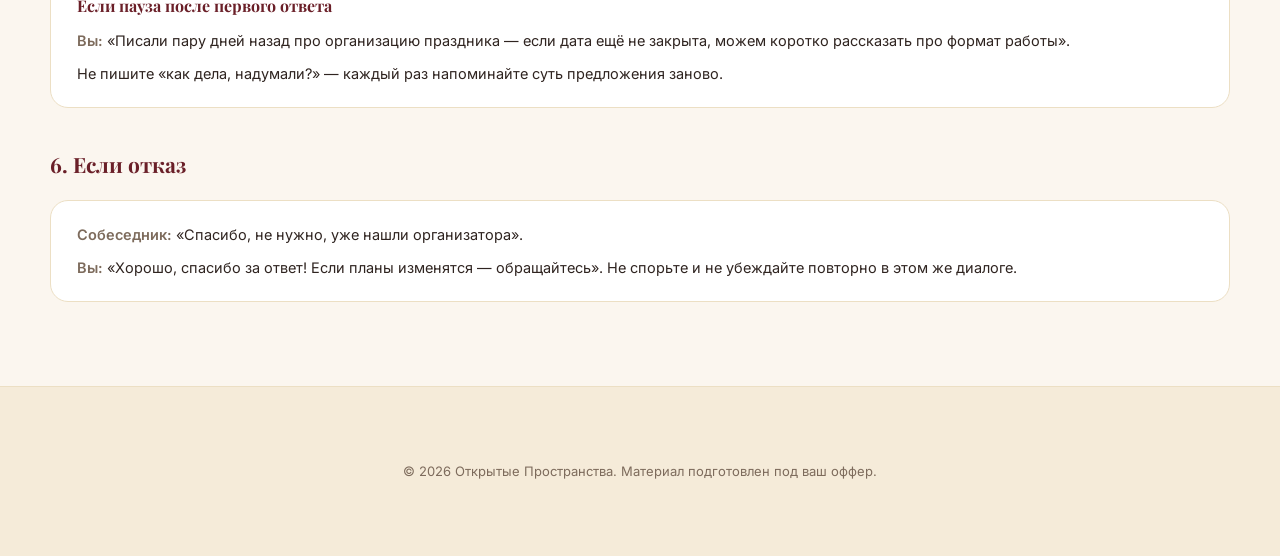
<file: outreach.html>
<!DOCTYPE html>
<html lang="ru">
<head>
<meta charset="UTF-8">
<meta name="viewport" content="width=device-width, initial-scale=1.0">
<title>Скрипт холодных сообщений — Открытые Пространства</title>
<link rel="preconnect" href="https://fonts.googleapis.com">
<link rel="preconnect" href="https://fonts.gstatic.com" crossorigin>
<link href="https://fonts.googleapis.com/css2?family=Playfair+Display:wght@500;600;700&family=Inter:wght@400;500;600;700;800&display=swap" rel="stylesheet">
<link rel="stylesheet" href="styles.css">
</head>
<body>

<header class="doc-header">
  <div class="container doc-bar">
    <a href="index.html" class="logo__main">Открытые Пространства</a>
    <div class="doc-bar__actions">
      <a href="materials.html" class="btn btn--ghost btn--sm">Все материалы</a>
    </div>
  </div>
</header>

<main class="container doc-hero">
  <span class="tag">Скрипт холодных сообщений (аутрич)</span>
  <h1>Если хотите писать первыми, а не только ждать заявки</h1>
  <p>Форма на сайте даёт входящий поток, но в этой нише хорошо работает и прямой контакт: свежие посты о помолвке или дате мероприятия, комментарии в тематических группах, HR и офис-менеджеры, которые ищут подрядчика на корпоратив.</p>
</main>

<section class="container doc-section">
  <h2>1. Кому писать</h2>
  <div class="script-block">
    <p>Люди, которые сами публикуют повод: помолвка, дата свадьбы, юбилей, анонс корпоратива от HR или офис-менеджера. Хороший повод для сообщения — конкретный пост или комментарий, а не случайная рассылка по подписчикам.</p>
  </div>

  <h2>2. Первое сообщение</h2>
  <div class="script-block">
    <h3>Вариант «увидели пост о поводе»</h3>
    <p><span class="who">Вы:</span> «Добрый день! Увидели пост про предстоящий праздник — поздравляем! Мы занимаемся организацией мероприятий под ключ в Москве и области. Если актуально — можем коротко рассказать, как строим работу».</p>
  </div>
  <div class="script-block">
    <h3>Вариант «обращение к организатору со стороны компании»</h3>
    <p><span class="who">Вы:</span> «Здравствуйте! Если планируется корпоратив или праздник для коллектива — берём организацию под ключ: площадка, программа, меню, декор. Расскажем подробнее, если интересно».</p>
  </div>

  <h2>3. Ответ на «а вы кто?»</h2>
  <div class="script-block">
    <p><span class="who">Собеседник:</span> «А вы кто вообще, откуда узнали про мероприятие?»</p>
    <p><span class="who">Вы:</span> «Мы — Открытые Пространства, организуем праздники в Москве и области. Увидели ваш пост в открытом доступе, личных данных не использовали. Если неинтересно — сразу скажите, не будем отвлекать».</p>
  </div>

  <h2>4. Снятие возражения «на сайте нет цен»</h2>
  <div class="script-block">
    <p><span class="who">Собеседник:</span> «А сколько это стоит, почему нигде нет прайса?»</p>
    <p><span class="who">Вы:</span> «Смета зависит от формата, числа гостей и площадки — фиксированного прайса нет, чтобы не закладывать лишнее в цену. Расскажите повод и дату — вернёмся с расчётом».</p>
  </div>

  <h2>5. Прогрев до заявки</h2>
  <div class="script-block">
    <h3>Если заинтересовались</h3>
    <p><span class="who">Собеседник:</span> «Хорошо, а что нужно, чтобы начать?»</p>
    <p><span class="who">Вы:</span> «Достаточно короткого разговора: формат, дата, количество гостей и пожелания по площадке. После этого готовим концепцию и смету».</p>
  </div>
  <div class="script-block">
    <h3>Если пауза после первого ответа</h3>
    <p><span class="who">Вы:</span> «Писали пару дней назад про организацию праздника — если дата ещё не закрыта, можем коротко рассказать про формат работы».</p>
    <p>Не пишите «как дела, надумали?» — каждый раз напоминайте суть предложения заново.</p>
  </div>

  <h2>6. Если отказ</h2>
  <div class="script-block">
    <p><span class="who">Собеседник:</span> «Спасибо, не нужно, уже нашли организатора».</p>
    <p><span class="who">Вы:</span> «Хорошо, спасибо за ответ! Если планы изменятся — обращайтесь». Не спорьте и не убеждайте повторно в этом же диалоге.</p>
  </div>
</section>

<footer class="footer">
  <div class="container footer__bottom">
    <span>© <span id="year"></span> Открытые Пространства. Материал подготовлен под ваш оффер.</span>
  </div>
</footer>

<script>document.getElementById('year').textContent = new Date().getFullYear();</script>
</body>
</html>
</file>
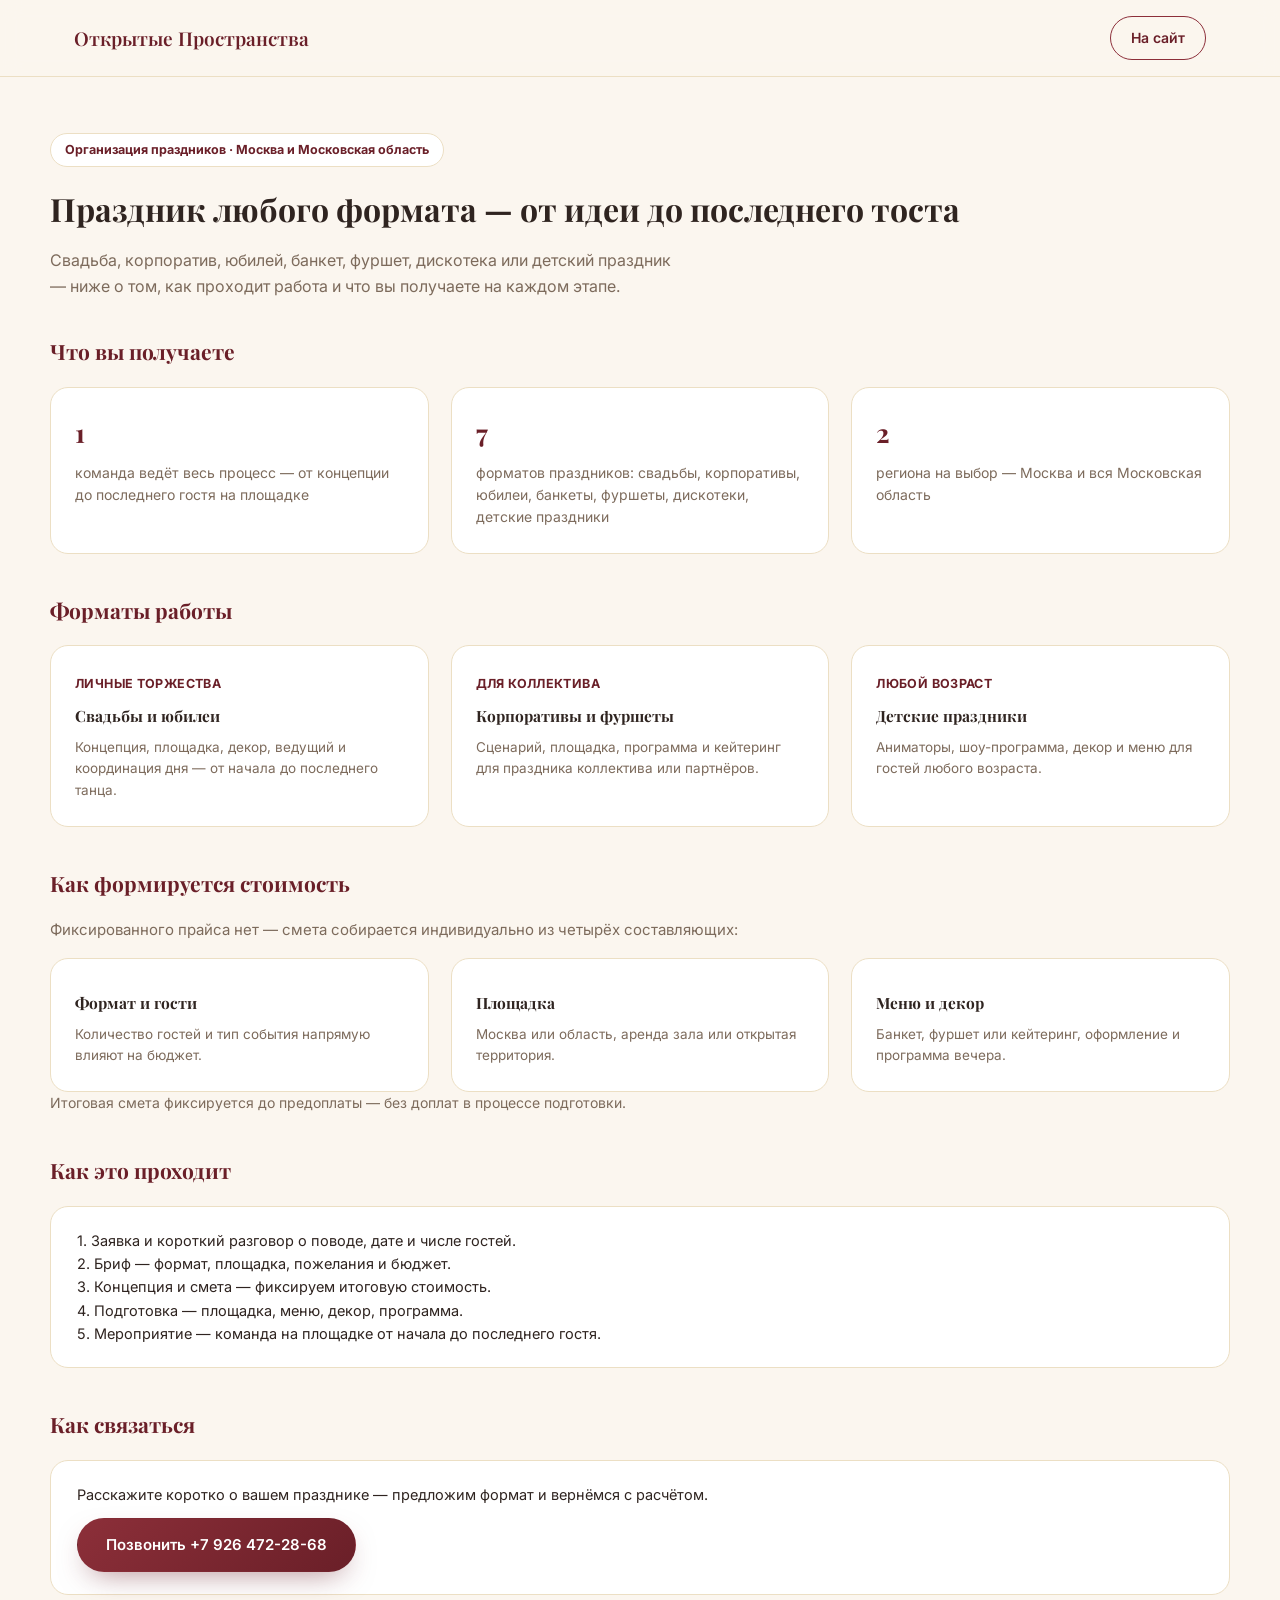
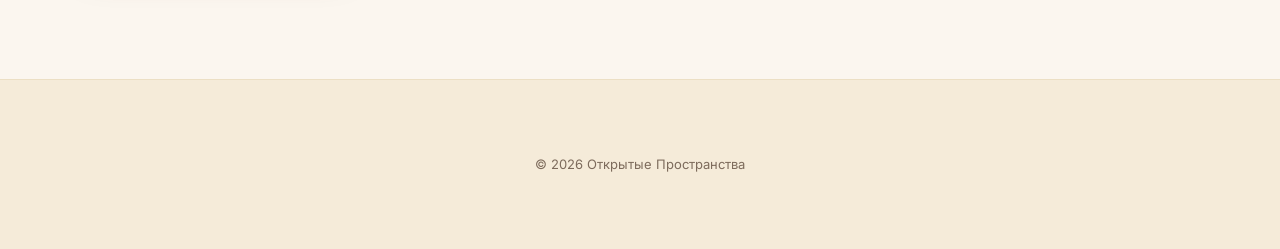
<file: presentation.html>
<!DOCTYPE html>
<html lang="ru">
<head>
<meta charset="UTF-8">
<meta name="viewport" content="width=device-width, initial-scale=1.0">
<title>Открытые Пространства — организация праздников под ключ</title>
<link rel="preconnect" href="https://fonts.googleapis.com">
<link rel="preconnect" href="https://fonts.gstatic.com" crossorigin>
<link href="https://fonts.googleapis.com/css2?family=Playfair+Display:wght@500;600;700&family=Inter:wght@400;500;600;700;800&display=swap" rel="stylesheet">
<link rel="stylesheet" href="styles.css">
</head>
<body>

<header class="doc-header">
  <div class="container doc-bar">
    <a href="index.html" class="logo__main">Открытые Пространства</a>
    <div class="doc-bar__actions">
      <a href="index.html" class="btn btn--ghost btn--sm">На сайт</a>
    </div>
  </div>
</header>

<main class="container doc-hero">
  <span class="tag">Организация праздников · Москва и Московская область</span>
  <h1>Праздник любого формата — от идеи до последнего тоста</h1>
  <p>Свадьба, корпоратив, юбилей, банкет, фуршет, дискотека или детский праздник — ниже о том, как проходит работа и что вы получаете на каждом этапе.</p>
</main>

<section class="container doc-section">
  <h2>Что вы получаете</h2>
  <div class="usp-grid">
    <div class="usp"><span class="usp__num">1</span><p>команда ведёт весь процесс — от концепции до последнего гостя на площадке</p></div>
    <div class="usp"><span class="usp__num">7</span><p>форматов праздников: свадьбы, корпоративы, юбилеи, банкеты, фуршеты, дискотеки, детские праздники</p></div>
    <div class="usp"><span class="usp__num">2</span><p>региона на выбор — Москва и вся Московская область</p></div>
  </div>

  <h2>Форматы работы</h2>
  <div class="grid grid--3">
    <div class="doc-service"><span class="doc-service__tag">Личные торжества</span><h4>Свадьбы и юбилеи</h4><p>Концепция, площадка, декор, ведущий и координация дня — от начала до последнего танца.</p></div>
    <div class="doc-service"><span class="doc-service__tag">Для коллектива</span><h4>Корпоративы и фуршеты</h4><p>Сценарий, площадка, программа и кейтеринг для праздника коллектива или партнёров.</p></div>
    <div class="doc-service"><span class="doc-service__tag">Любой возраст</span><h4>Детские праздники</h4><p>Аниматоры, шоу-программа, декор и меню для гостей любого возраста.</p></div>
  </div>

  <h2>Как формируется стоимость</h2>
  <p style="color:var(--ink-soft); font-size:15px; margin-bottom:16px;">Фиксированного прайса нет — смета собирается индивидуально из четырёх составляющих:</p>
  <div class="grid grid--3">
    <div class="doc-service"><h4>Формат и гости</h4><p>Количество гостей и тип события напрямую влияют на бюджет.</p></div>
    <div class="doc-service"><h4>Площадка</h4><p>Москва или область, аренда зала или открытая территория.</p></div>
    <div class="doc-service"><h4>Меню и декор</h4><p>Банкет, фуршет или кейтеринг, оформление и программа вечера.</p></div>
  </div>
  <p style="color:var(--ink-soft); font-size:14px; margin-bottom:40px;">Итоговая смета фиксируется до предоплаты — без доплат в процессе подготовки.</p>

  <h2>Как это проходит</h2>
  <div class="script-block">
    <p>1. Заявка и короткий разговор о поводе, дате и числе гостей.<br>
    2. Бриф — формат, площадка, пожелания и бюджет.<br>
    3. Концепция и смета — фиксируем итоговую стоимость.<br>
    4. Подготовка — площадка, меню, декор, программа.<br>
    5. Мероприятие — команда на площадке от начала до последнего гостя.</p>
  </div>

  <h2>Как связаться</h2>
  <div class="script-block">
    <p>Расскажите коротко о вашем празднике — предложим формат и вернёмся с расчётом.</p>
    <div style="display:flex;gap:12px;flex-wrap:wrap;margin-top:12px;">
      <a href="tel:+79264722868" class="btn btn--primary">Позвонить +7 926 472-28-68</a>
    </div>
  </div>
</section>

<footer class="footer">
  <div class="container footer__bottom">
    <span>© <span id="year"></span> Открытые Пространства</span>
  </div>
</footer>

<script>document.getElementById('year').textContent = new Date().getFullYear();</script>
</body>
</html>
</file>
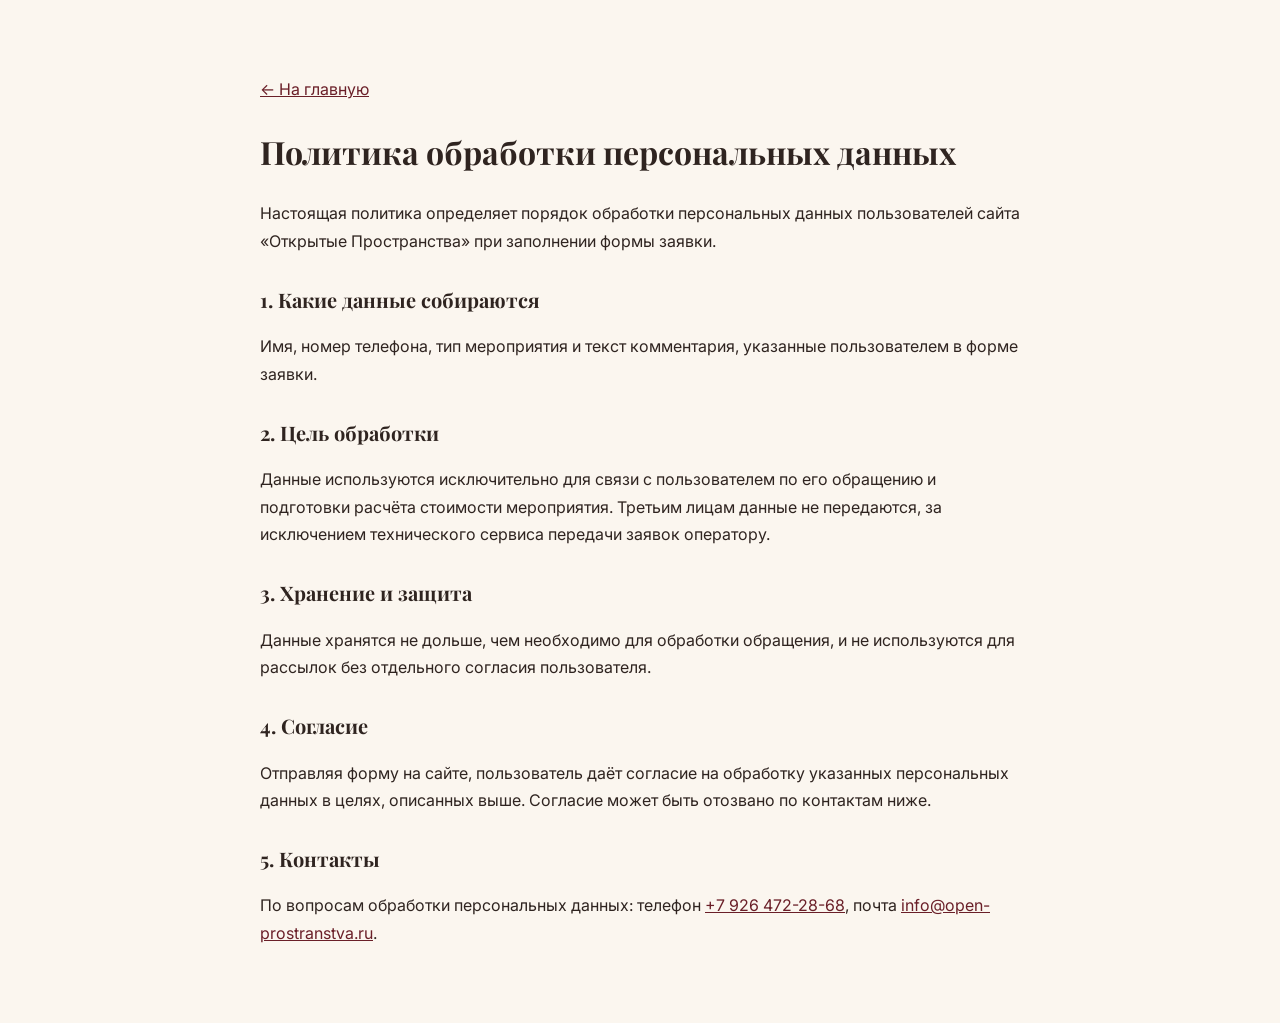
<file: privacy.html>
<!DOCTYPE html>
<html lang="ru">
<head>
<meta charset="UTF-8">
<meta name="viewport" content="width=device-width, initial-scale=1.0">
<title>Политика конфиденциальности — Открытые Пространства</title>
<link href="https://fonts.googleapis.com/css2?family=Playfair+Display:wght@600&family=Inter:wght@400;500;600&display=swap" rel="stylesheet">
<style>
  body{font-family:'Inter',Arial,sans-serif;max-width:760px;margin:0 auto;padding:60px 24px;color:#2f2420;line-height:1.7;background:#fbf6ef}
  h1,h2{font-family:'Playfair Display',Georgia,serif;color:#2f2420}
  h1{font-size:32px}
  h2{font-size:20px;margin-top:28px}
  a{color:#6a1f28}
</style>
</head>
<body>
  <p><a href="index.html">← На главную</a></p>
  <h1>Политика обработки персональных данных</h1>
  <p>Настоящая политика определяет порядок обработки персональных данных пользователей сайта «Открытые Пространства» при заполнении формы заявки.</p>

  <h2>1. Какие данные собираются</h2>
  <p>Имя, номер телефона, тип мероприятия и текст комментария, указанные пользователем в форме заявки.</p>

  <h2>2. Цель обработки</h2>
  <p>Данные используются исключительно для связи с пользователем по его обращению и подготовки расчёта стоимости мероприятия. Третьим лицам данные не передаются, за исключением технического сервиса передачи заявок оператору.</p>

  <h2>3. Хранение и защита</h2>
  <p>Данные хранятся не дольше, чем необходимо для обработки обращения, и не используются для рассылок без отдельного согласия пользователя.</p>

  <h2>4. Согласие</h2>
  <p>Отправляя форму на сайте, пользователь даёт согласие на обработку указанных персональных данных в целях, описанных выше. Согласие может быть отозвано по контактам ниже.</p>

  <h2>5. Контакты</h2>
  <p>По вопросам обработки персональных данных: телефон <a href="tel:+79264722868">+7 926 472-28-68</a>, почта <a href="mailto:info@open-prostranstva.ru">info@open-prostranstva.ru</a>.</p>
</body>
</html>
</file>
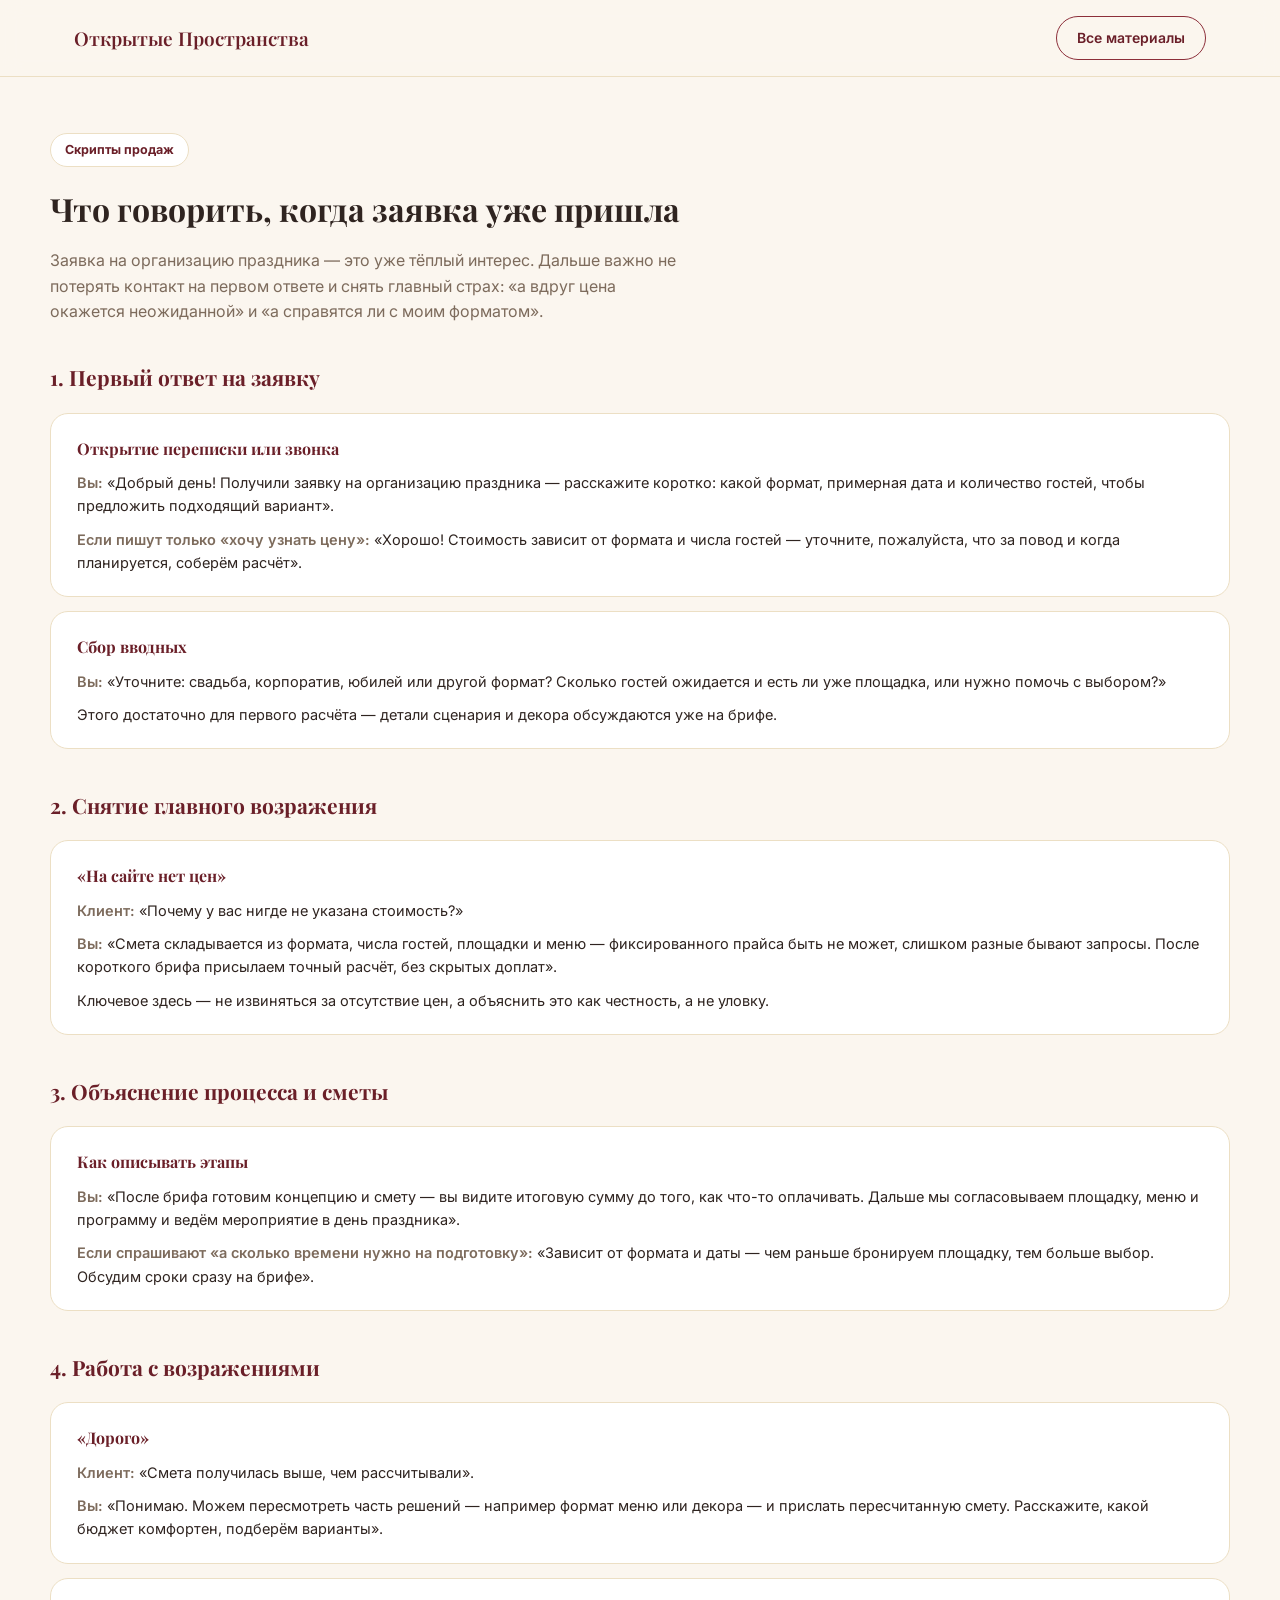
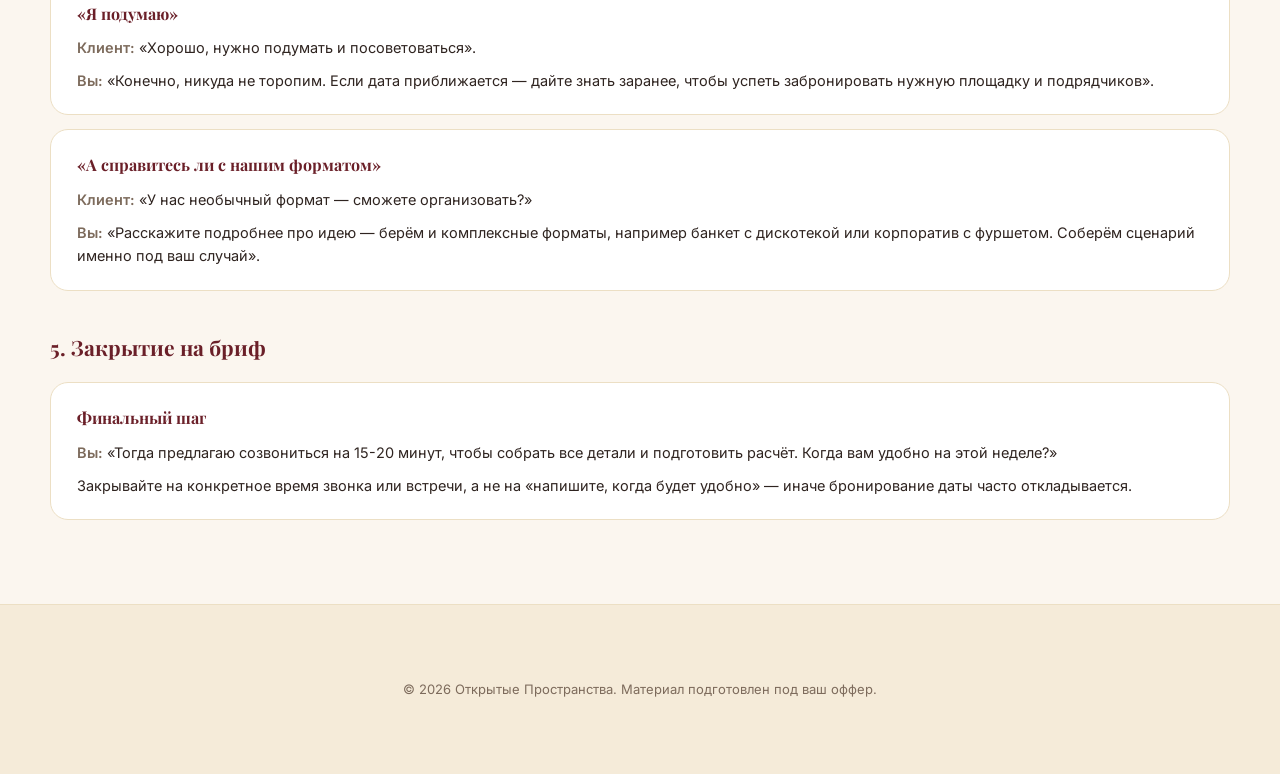
<file: scripts.html>
<!DOCTYPE html>
<html lang="ru">
<head>
<meta charset="UTF-8">
<meta name="viewport" content="width=device-width, initial-scale=1.0">
<title>Скрипты продаж — Открытые Пространства</title>
<link rel="preconnect" href="https://fonts.googleapis.com">
<link rel="preconnect" href="https://fonts.gstatic.com" crossorigin>
<link href="https://fonts.googleapis.com/css2?family=Playfair+Display:wght@500;600;700&family=Inter:wght@400;500;600;700;800&display=swap" rel="stylesheet">
<link rel="stylesheet" href="styles.css">
</head>
<body>

<header class="doc-header">
  <div class="container doc-bar">
    <a href="index.html" class="logo__main">Открытые Пространства</a>
    <div class="doc-bar__actions">
      <a href="materials.html" class="btn btn--ghost btn--sm">Все материалы</a>
    </div>
  </div>
</header>

<main class="container doc-hero">
  <span class="tag">Скрипты продаж</span>
  <h1>Что говорить, когда заявка уже пришла</h1>
  <p>Заявка на организацию праздника — это уже тёплый интерес. Дальше важно не потерять контакт на первом ответе и снять главный страх: «а вдруг цена окажется неожиданной» и «а справятся ли с моим форматом».</p>
</main>

<section class="container doc-section">
  <h2>1. Первый ответ на заявку</h2>
  <div class="script-block">
    <h3>Открытие переписки или звонка</h3>
    <p><span class="who">Вы:</span> «Добрый день! Получили заявку на организацию праздника — расскажите коротко: какой формат, примерная дата и количество гостей, чтобы предложить подходящий вариант».</p>
    <p><span class="who">Если пишут только «хочу узнать цену»:</span> «Хорошо! Стоимость зависит от формата и числа гостей — уточните, пожалуйста, что за повод и когда планируется, соберём расчёт».</p>
  </div>
  <div class="script-block">
    <h3>Сбор вводных</h3>
    <p><span class="who">Вы:</span> «Уточните: свадьба, корпоратив, юбилей или другой формат? Сколько гостей ожидается и есть ли уже площадка, или нужно помочь с выбором?»</p>
    <p>Этого достаточно для первого расчёта — детали сценария и декора обсуждаются уже на брифе.</p>
  </div>

  <h2>2. Снятие главного возражения</h2>
  <div class="script-block">
    <h3>«На сайте нет цен»</h3>
    <p><span class="who">Клиент:</span> «Почему у вас нигде не указана стоимость?»</p>
    <p><span class="who">Вы:</span> «Смета складывается из формата, числа гостей, площадки и меню — фиксированного прайса быть не может, слишком разные бывают запросы. После короткого брифа присылаем точный расчёт, без скрытых доплат».</p>
    <p>Ключевое здесь — не извиняться за отсутствие цен, а объяснить это как честность, а не уловку.</p>
  </div>

  <h2>3. Объяснение процесса и сметы</h2>
  <div class="script-block">
    <h3>Как описывать этапы</h3>
    <p><span class="who">Вы:</span> «После брифа готовим концепцию и смету — вы видите итоговую сумму до того, как что-то оплачивать. Дальше мы согласовываем площадку, меню и программу и ведём мероприятие в день праздника».</p>
    <p><span class="who">Если спрашивают «а сколько времени нужно на подготовку»:</span> «Зависит от формата и даты — чем раньше бронируем площадку, тем больше выбор. Обсудим сроки сразу на брифе».</p>
  </div>

  <h2>4. Работа с возражениями</h2>
  <div class="script-block">
    <h3>«Дорого»</h3>
    <p><span class="who">Клиент:</span> «Смета получилась выше, чем рассчитывали».</p>
    <p><span class="who">Вы:</span> «Понимаю. Можем пересмотреть часть решений — например формат меню или декора — и прислать пересчитанную смету. Расскажите, какой бюджет комфортен, подберём варианты».</p>
  </div>
  <div class="script-block">
    <h3>«Я подумаю»</h3>
    <p><span class="who">Клиент:</span> «Хорошо, нужно подумать и посоветоваться».</p>
    <p><span class="who">Вы:</span> «Конечно, никуда не торопим. Если дата приближается — дайте знать заранее, чтобы успеть забронировать нужную площадку и подрядчиков».</p>
  </div>
  <div class="script-block">
    <h3>«А справитесь ли с нашим форматом»</h3>
    <p><span class="who">Клиент:</span> «У нас необычный формат — сможете организовать?»</p>
    <p><span class="who">Вы:</span> «Расскажите подробнее про идею — берём и комплексные форматы, например банкет с дискотекой или корпоратив с фуршетом. Соберём сценарий именно под ваш случай».</p>
  </div>

  <h2>5. Закрытие на бриф</h2>
  <div class="script-block">
    <h3>Финальный шаг</h3>
    <p><span class="who">Вы:</span> «Тогда предлагаю созвониться на 15-20 минут, чтобы собрать все детали и подготовить расчёт. Когда вам удобно на этой неделе?»</p>
    <p>Закрывайте на конкретное время звонка или встречи, а не на «напишите, когда будет удобно» — иначе бронирование даты часто откладывается.</p>
  </div>
</section>

<footer class="footer">
  <div class="container footer__bottom">
    <span>© <span id="year"></span> Открытые Пространства. Материал подготовлен под ваш оффер.</span>
  </div>
</footer>

<script>document.getElementById('year').textContent = new Date().getFullYear();</script>
</body>
</html>
</file>
<file: styles.css>
:root {
  --bg: #fbf6ef;
  --bg-alt: #f5ebd9;
  --surface: #ffffff;
  --ink: #2f2420;
  --ink-soft: #7d6b5c;
  --accent: #8c2f39;
  --accent-dark: #6a1f28;
  --gold: #c9a227;
  --border: #ecdfc4;
  --shadow: 0 20px 45px -25px rgba(108, 40, 45, 0.28);
  --radius: 18px;
  --font-head: 'Playfair Display', serif;
  --font-body: 'Inter', sans-serif;
}

* { box-sizing: border-box; margin: 0; padding: 0; }
html { scroll-behavior: smooth; }
body {
  font-family: var(--font-body);
  background: var(--bg);
  color: var(--ink);
  line-height: 1.6;
  -webkit-font-smoothing: antialiased;
}
img { max-width: 100%; display: block; }
a { color: inherit; text-decoration: none; }
ul { list-style: none; }

.container { max-width: 1180px; margin: 0 auto; padding: 0 24px; }

.section-eyebrow, .eyebrow {
  display: inline-block;
  font-size: 13px;
  font-weight: 600;
  letter-spacing: 0.08em;
  text-transform: uppercase;
  color: var(--accent-dark);
  margin-bottom: 12px;
}
.section-title {
  font-family: var(--font-head);
  font-size: clamp(28px, 3.4vw, 40px);
  font-weight: 600;
  margin-bottom: 40px;
  color: var(--ink);
}

.btn {
  display: inline-flex;
  align-items: center;
  justify-content: center;
  gap: 8px;
  padding: 14px 28px;
  border-radius: 999px;
  font-weight: 600;
  font-size: 15px;
  border: 1.5px solid transparent;
  cursor: pointer;
  transition: transform 0.2s ease, box-shadow 0.2s ease, background 0.2s ease;
  white-space: nowrap;
}
.btn--primary {
  background: linear-gradient(135deg, var(--accent), var(--accent-dark));
  color: #fff;
  box-shadow: 0 12px 30px -12px rgba(106, 31, 40, 0.55);
}
.btn--primary:hover { transform: translateY(-2px); box-shadow: 0 16px 36px -12px rgba(106, 31, 40, 0.6); }
.btn--ghost {
  background: transparent;
  border-color: var(--accent);
  color: var(--accent-dark);
}
.btn--ghost:hover { background: rgba(140, 47, 57, 0.08); }
.btn--sm { padding: 10px 20px; font-size: 14px; }
.btn--block { width: 100%; }

/* HEADER */
.header {
  position: sticky;
  top: 0;
  z-index: 100;
  background: rgba(251, 246, 239, 0.92);
  backdrop-filter: blur(10px);
  border-bottom: 1px solid transparent;
  transition: border-color 0.2s ease, box-shadow 0.2s ease;
}
.header.scrolled { border-color: var(--border); box-shadow: 0 8px 24px -20px rgba(106,31,40,0.3); }
.header__inner {
  display: flex;
  align-items: center;
  justify-content: space-between;
  gap: 24px;
  min-width: 0;
  padding: 14px 24px;
}
.logo { display: flex; align-items: center; gap: 10px; flex-shrink: 0; }
.logo__icon { color: var(--accent); flex-shrink: 0; }
.logo__text { display: flex; flex-direction: column; align-items: flex-start; line-height: 1.1; }
.logo__main { font-family: var(--font-head); font-weight: 600; font-size: 19px; color: var(--accent-dark); }
.logo__suffix { font-size: 11px; color: var(--ink-soft); letter-spacing: 0.03em; }

.nav { display: flex; gap: 20px; flex-wrap: wrap; }
.nav a { font-size: 14.5px; font-weight: 500; color: var(--ink-soft); white-space: nowrap; transition: color 0.2s ease; }
.nav a:hover { color: var(--accent-dark); }

.header__actions { display: flex; align-items: center; gap: 14px; flex-shrink: 0; }
.header__phone { display: flex; align-items: center; gap: 6px; font-size: 14.5px; font-weight: 600; color: var(--ink); white-space: nowrap; }
.header__phone svg { color: var(--accent); }
.header__phone:hover { color: var(--accent-dark); }

.burger { display: none; flex-direction: column; justify-content: center; gap: 5px; width: 36px; height: 36px; background: none; border: none; cursor: pointer; }
.burger span { display: block; height: 2px; width: 100%; background: var(--ink); border-radius: 2px; transition: 0.25s ease; }
.burger.is-open span:nth-child(1) { transform: translateY(7px) rotate(45deg); }
.burger.is-open span:nth-child(2) { opacity: 0; }
.burger.is-open span:nth-child(3) { transform: translateY(-7px) rotate(-45deg); }

/* HERO */
.hero { padding: 72px 0 90px; overflow: hidden; }
.hero__inner {
  display: grid;
  grid-template-columns: 1.15fr 0.85fr;
  gap: 56px;
  align-items: center;
}
.hero h1 {
  font-family: var(--font-head);
  font-size: clamp(32px, 4.2vw, 48px);
  font-weight: 600;
  line-height: 1.18;
  margin-bottom: 20px;
  color: var(--ink);
}
.hero h1 span { color: var(--accent); font-style: italic; }
.hero__lead { font-size: 17px; color: var(--ink-soft); max-width: 560px; margin-bottom: 32px; }
.hero__cta { display: flex; gap: 16px; flex-wrap: wrap; margin-bottom: 44px; }

.hero__stats { display: flex; gap: 32px; flex-wrap: wrap; }
.stat { display: flex; flex-direction: column; max-width: 200px; }
.stat__num { font-family: var(--font-head); font-size: 30px; font-weight: 700; color: var(--accent-dark); }
.stat__label { font-size: 13px; color: var(--ink-soft); margin-top: 2px; }

.hero__card {
  background: var(--surface);
  border-radius: var(--radius);
  box-shadow: var(--shadow);
  border: 1px solid var(--border);
  position: relative;
  overflow: hidden;
}
.hero__card-photo {
  width: 100%;
  aspect-ratio: 3 / 4;
  object-fit: cover;
  object-position: center;
}
.hero__card-art {
  width: 100%;
  aspect-ratio: 3 / 4;
  background:
    radial-gradient(circle at 25% 20%, rgba(201,162,39,0.35), transparent 45%),
    radial-gradient(circle at 80% 75%, rgba(140,47,57,0.28), transparent 50%),
    linear-gradient(160deg, var(--accent-dark), var(--accent) 60%, var(--gold));
  display: flex;
  align-items: center;
  justify-content: center;
  position: relative;
  overflow: hidden;
}
.hero__card-art svg { color: rgba(255,255,255,0.92); }
.hero__card-art::before, .hero__card-art::after {
  content: "";
  position: absolute;
  border-radius: 50%;
  border: 1.5px solid rgba(255,255,255,0.25);
}
.hero__card-art::before { width: 220px; height: 220px; top: -60px; right: -60px; }
.hero__card-art::after { width: 140px; height: 140px; bottom: -40px; left: -30px; }
.hero__card-body { padding: 26px 30px 30px; }
.hero__card-badge {
  display: inline-block;
  background: var(--bg-alt);
  color: var(--accent-dark);
  font-size: 12.5px;
  font-weight: 600;
  padding: 6px 14px;
  border-radius: 999px;
  margin-bottom: 18px;
}
.hero__card-list { display: flex; flex-direction: column; gap: 12px; margin-bottom: 22px; }
.hero__card-list li {
  position: relative;
  padding-left: 24px;
  font-size: 14.5px;
  color: var(--ink-soft);
}
.hero__card-list li::before {
  content: "";
  position: absolute;
  left: 0; top: 7px;
  width: 8px; height: 8px;
  border-radius: 50%;
  background: var(--gold);
}
.hero__card-quote {
  font-family: var(--font-head);
  font-style: italic;
  font-size: 15.5px;
  color: var(--accent-dark);
  border-top: 1px solid var(--border);
  padding-top: 18px;
}

/* ABOUT */
.about { padding: 70px 0; background: var(--bg-alt); }
.about__text { font-size: 16.5px; color: var(--ink-soft); max-width: 820px; margin-bottom: 44px; }
.audience { display: grid; grid-template-columns: 1fr 1fr; gap: 28px; }
.audience__card {
  background: var(--surface);
  border-radius: var(--radius);
  padding: 30px 28px;
  border: 1px solid var(--border);
}
.audience__icon {
  width: 52px; height: 52px;
  border-radius: 14px;
  background: linear-gradient(135deg, rgba(140,47,57,0.12), rgba(201,162,39,0.14));
  color: var(--accent-dark);
  display: flex; align-items: center; justify-content: center;
  margin-bottom: 18px;
}
.audience__card h3 { font-family: var(--font-head); font-size: 20px; margin-bottom: 10px; }
.audience__card p { font-size: 15px; color: var(--ink-soft); }

/* PRINCIPLES */
.principles { padding: 80px 0; }
.grid-4 { display: grid; grid-template-columns: repeat(4, 1fr); gap: 24px; }
.principle {
  background: var(--surface);
  border: 1px solid var(--border);
  border-radius: var(--radius);
  padding: 28px 24px;
}
.principle__icon {
  width: 48px; height: 48px;
  border-radius: 12px;
  background: var(--bg-alt);
  color: var(--accent-dark);
  display: flex; align-items: center; justify-content: center;
  margin-bottom: 16px;
}
.principle h3 { font-family: var(--font-head); font-size: 18px; margin-bottom: 8px; }
.principle p { font-size: 14.5px; color: var(--ink-soft); }

/* SERVICES */
.services { padding: 80px 0; background: var(--bg-alt); }
.grid-services { display: grid; grid-template-columns: repeat(4, 1fr); gap: 22px; }
.service {
  background: var(--surface);
  border: 1px solid var(--border);
  border-radius: var(--radius);
  padding: 28px 24px;
  display: flex;
  flex-direction: column;
}
.service__icon {
  width: 44px; height: 44px;
  border-radius: 12px;
  background: var(--bg-alt);
  color: var(--accent-dark);
  display: flex; align-items: center; justify-content: center;
  margin-bottom: 14px;
}
.service h3 { font-family: var(--font-head); font-size: 18px; margin-bottom: 8px; }
.service p { font-size: 14px; color: var(--ink-soft); flex-grow: 1; margin-bottom: 16px; }
.service__tag { display: inline-block; font-size: 12.5px; font-weight: 600; color: var(--accent-dark); background: var(--bg-alt); padding: 5px 12px; border-radius: 999px; align-self: flex-start; }

/* PRICE / SMETA */
.price { padding: 80px 0; }
.price__factors { display: grid; grid-template-columns: repeat(2, 1fr); gap: 20px; margin-bottom: 32px; }
.price__factor {
  background: var(--surface);
  border: 1px solid var(--border);
  border-radius: 14px;
  padding: 22px 24px;
  display: flex;
  gap: 16px;
  align-items: flex-start;
}
.price__factor-num {
  font-family: var(--font-head);
  font-weight: 700;
  font-size: 20px;
  color: var(--accent-dark);
  flex-shrink: 0;
}
.price__factor h3 { font-size: 15.5px; margin-bottom: 6px; }
.price__factor p { font-size: 14px; color: var(--ink-soft); }
.price__note {
  background: var(--bg-alt);
  border-radius: var(--radius);
  padding: 26px 30px;
  font-size: 15px;
  color: var(--ink-soft);
}
.price__note strong { color: var(--ink); }

/* PROCESS */
.process { padding: 80px 0; background: var(--bg-alt); }
.steps { display: grid; grid-template-columns: repeat(5, 1fr); gap: 20px; }
.step { text-align: center; }
.step__num {
  width: 44px; height: 44px;
  border-radius: 50%;
  background: linear-gradient(135deg, var(--accent), var(--accent-dark));
  color: #fff;
  font-family: var(--font-head);
  font-weight: 700;
  font-size: 18px;
  display: flex; align-items: center; justify-content: center;
  margin: 0 auto 14px;
}
.step h3 { font-family: var(--font-head); font-size: 16.5px; margin-bottom: 8px; }
.step p { font-size: 13.5px; color: var(--ink-soft); }

/* FORMATS GALLERY */
.formats { padding: 80px 0; }
.formats__grid { display: grid; grid-template-columns: repeat(4, 1fr); gap: 20px; }
.format-card {
  position: relative;
  border-radius: var(--radius);
  overflow: hidden;
  aspect-ratio: 3/4;
  box-shadow: var(--shadow);
  display: flex;
  align-items: center;
  justify-content: center;
  transition: transform 0.3s ease;
}
.format-card:hover { transform: translateY(-4px); }
.format-card__icon { color: rgba(255,255,255,0.95); }
.format-card__label {
  position: absolute; left: 0; right: 0; bottom: 0;
  padding: 18px 16px 14px;
  background: linear-gradient(0deg, rgba(47,36,32,0.75), rgba(47,36,32,0));
  color: #fff;
  font-family: var(--font-head);
  font-size: 15.5px;
  font-weight: 600;
}
.format-card--1 { background: linear-gradient(155deg, var(--accent-dark), var(--accent)); }
.format-card--2 { background: linear-gradient(155deg, #4a3b2f, #7d6b5c); }
.format-card--3 { background: linear-gradient(155deg, #2f2440, #6a3f8c); }
.format-card--4 { background: linear-gradient(155deg, var(--gold), #8a6a1e); }
.format-card--5 { background: linear-gradient(155deg, var(--accent), #a3444f); }
.format-card--6 { background: linear-gradient(155deg, #7d6b5c, var(--gold)); }
.format-card--7 { background: linear-gradient(155deg, #6a1f28, var(--gold)); }
.format-card--8 { background: linear-gradient(155deg, var(--accent-dark), #4a3b2f); }

/* FAQ */
.faq { padding: 80px 0; background: var(--bg-alt); }
.faq__list { max-width: 800px; display: flex; flex-direction: column; gap: 12px; }
.faq__item {
  background: var(--surface);
  border: 1px solid var(--border);
  border-radius: 14px;
  padding: 18px 22px;
}
.faq__item summary {
  cursor: pointer;
  font-weight: 600;
  font-size: 15.5px;
  list-style: none;
  display: flex;
  justify-content: space-between;
  align-items: center;
  gap: 16px;
}
.faq__item summary::-webkit-details-marker { display: none; }
.faq__item summary::after { content: "+"; font-size: 20px; color: var(--accent); margin-left: 12px; flex-shrink: 0; }
.faq__item[open] summary::after { content: "−"; }
.faq__item p { margin-top: 12px; font-size: 14.5px; color: var(--ink-soft); }

/* FORM */
.form-section { padding: 80px 0; }
.form-section__inner { display: grid; grid-template-columns: 1fr 1fr; gap: 56px; align-items: start; }
.form-section__text p { font-size: 15.5px; color: var(--ink-soft); margin: 14px 0 28px; }
.form-section__contacts { display: flex; flex-direction: column; gap: 12px; margin-bottom: 28px; }
.contact-card {
  display: flex; align-items: center; gap: 12px;
  background: var(--surface);
  border: 1px solid var(--border);
  border-radius: 14px;
  padding: 14px 18px;
  font-weight: 500;
  transition: border-color 0.2s ease;
}
.contact-card svg { color: var(--accent); flex-shrink: 0; }
.contact-card:hover { border-color: var(--accent); }
.contact-card--static:hover { border-color: var(--border); cursor: default; }
.map-frame { border-radius: var(--radius); overflow: hidden; border: 1px solid var(--border); box-shadow: var(--shadow); }
.map-frame iframe { width: 100%; height: 260px; border: 0; display: block; }

.form {
  background: var(--surface);
  border: 1px solid var(--border);
  border-radius: var(--radius);
  padding: 32px;
  box-shadow: var(--shadow);
  display: flex;
  flex-direction: column;
  gap: 18px;
}
.form label { display: flex; flex-direction: column; gap: 6px; font-size: 14px; font-weight: 600; color: var(--ink); }
.form input, .form textarea, .form select {
  font-family: var(--font-body);
  border: 1.5px solid var(--border);
  border-radius: 10px;
  padding: 12px 14px;
  font-size: 15px;
  color: var(--ink);
  background: var(--bg);
  resize: vertical;
}
.form input:focus, .form textarea:focus, .form select:focus { outline: none; border-color: var(--accent); }
.form__hint { font-size: 12.5px; color: var(--ink-soft); text-align: center; }
.form__hint a { color: var(--accent-dark); text-decoration: underline; }

/* FOOTER */
.footer { padding: 44px 0; border-top: 1px solid var(--border); background: var(--bg-alt); }
.footer__inner {
  display: flex;
  justify-content: space-between;
  align-items: center;
  flex-wrap: wrap;
  gap: 20px;
}
.footer__brand p { font-size: 13.5px; color: var(--ink-soft); margin-top: 4px; }
.footer__links { display: flex; gap: 22px; flex-wrap: wrap; }
.footer__links a { font-size: 14px; color: var(--ink-soft); }
.footer__links a:hover { color: var(--accent-dark); }
.footer__copy { font-size: 13px; color: var(--ink-soft); }

/* FAB */
.fab {
  position: fixed;
  bottom: 26px; right: 26px;
  width: 58px; height: 58px;
  border-radius: 50%;
  background: linear-gradient(135deg, var(--accent), var(--accent-dark));
  color: #fff;
  display: flex; align-items: center; justify-content: center;
  box-shadow: 0 14px 30px -10px rgba(106, 31, 40, 0.6);
  z-index: 90;
  transition: transform 0.2s ease;
}
.fab:hover { transform: scale(1.08); }

/* REVEAL */
.reveal { opacity: 0; transform: translateY(18px); transition: opacity 0.6s ease, transform 0.6s ease; }
.reveal.is-visible { opacity: 1; transform: translateY(0); }

/* BREAKPOINTS */
@media (max-width: 1180px) {
  .nav { gap: 16px; }
  .nav a { font-size: 14px; }
}
@media (max-width: 1100px) {
  .nav { display: none; }
  .burger { display: flex; }
  .nav.is-open {
    display: flex;
    flex-direction: column;
    position: absolute;
    top: 100%; left: 0; right: 0;
    background: var(--surface);
    padding: 20px 24px;
    border-bottom: 1px solid var(--border);
    gap: 16px;
  }
}
@media (max-width: 900px) {
  .hero__inner { grid-template-columns: 1fr; }
  .hero__card { order: -1; }
  .grid-4 { grid-template-columns: repeat(2, 1fr); }
  .grid-services { grid-template-columns: repeat(2, 1fr); }
  .formats__grid { grid-template-columns: repeat(2, 1fr); }
  .audience { grid-template-columns: 1fr; }
  .steps { grid-template-columns: repeat(2, 1fr); }
  .price__factors { grid-template-columns: 1fr; }
  .form-section__inner { grid-template-columns: 1fr; }
}
@media (max-width: 560px) {
  .header__phone span { display: none; }
  .hero__stats { gap: 22px; }
}
@media (max-width: 380px) {
  .logo__suffix { display: none; }
}

/* ===== DOC PAGES (материалы/скрипты/презентация/аутрич) ===== */
.tag { display: inline-block; padding: 6px 14px; border: 1px solid var(--border); border-radius: 999px; font-size: 12.5px; font-weight: 700; color: var(--accent-dark); background: var(--surface); }
.doc-header { position: sticky; top: 0; z-index: 100; background: rgba(251,246,239,0.94); backdrop-filter: blur(10px); border-bottom: 1px solid var(--border); }
.doc-bar { display: flex; align-items: center; justify-content: space-between; height: 76px; }
.doc-bar__actions { display: flex; align-items: center; gap: 14px; }
.doc-hero { padding: 56px 0 36px; }
.doc-hero .tag { margin-bottom: 16px; }
.doc-hero h1 { font-family: var(--font-head); font-size: 32px; margin-bottom: 14px; color: var(--ink); }
.doc-hero p { color: var(--ink-soft); font-size: 16px; max-width: 640px; }
.doc-section { padding: 0 0 70px; }
.doc-section h2 { font-family: var(--font-head); font-size: 21px; margin: 0 0 18px; color: var(--accent-dark); }
.doc-section h2:not(:first-child) { margin-top: 40px; }
.script-block { background: var(--surface); border: 1px solid var(--border); border-radius: var(--radius); padding: 22px 26px; margin-bottom: 14px; }
.script-block h3 { font-family: var(--font-head); font-size: 16px; margin-bottom: 10px; color: var(--accent-dark); }
.script-block p { color: var(--ink); font-size: 14.5px; margin-bottom: 10px; }
.script-block p:last-child { margin-bottom: 0; }
.script-block .who { color: var(--ink-soft); font-weight: 600; }
.material-grid { display: grid; grid-template-columns: repeat(3, 1fr); gap: 24px; margin-top: 8px; }
.material-card { background: var(--surface); border: 1px solid var(--border); border-radius: var(--radius); padding: 28px; display: flex; flex-direction: column; gap: 12px; }
.material-card__icon { margin-bottom: 4px; color: var(--accent); }
.material-card h3 { font-family: var(--font-head); font-size: 18px; }
.material-card p { color: var(--ink-soft); font-size: 14px; flex-grow: 1; }
.usp-grid { display: grid; grid-template-columns: repeat(3, 1fr); gap: 22px; margin-bottom: 8px; }
.usp { background: var(--surface); border: 1px solid var(--border); border-radius: var(--radius); padding: 24px; }
.usp__num { display: block; font-family: var(--font-head); font-size: 26px; font-weight: 700; color: var(--accent-dark); margin-bottom: 8px; }
.usp p { color: var(--ink-soft); font-size: 14px; }
.grid { display: grid; gap: 22px; }
.grid--3 { grid-template-columns: repeat(3, 1fr); }
.grid .doc-service { border: 1px solid var(--border); border-radius: var(--radius); padding: 24px; background: var(--surface); }
.grid .doc-service h4 { font-family: var(--font-head); font-size: 15.5px; margin: 8px 0 8px; color: var(--ink); }
.grid .doc-service p { color: var(--ink-soft); font-size: 13.5px; }
.grid .doc-service__tag { display: inline-block; font-size: 12.5px; font-weight: 700; color: var(--accent-dark); text-transform: uppercase; letter-spacing: 0.03em; }
.footer__bottom { padding: 30px 0; text-align: center; font-size: 13px; color: var(--ink-soft); }

@media (max-width: 900px) {
  .material-grid, .usp-grid, .grid--3 { grid-template-columns: 1fr; }
}
</file>
